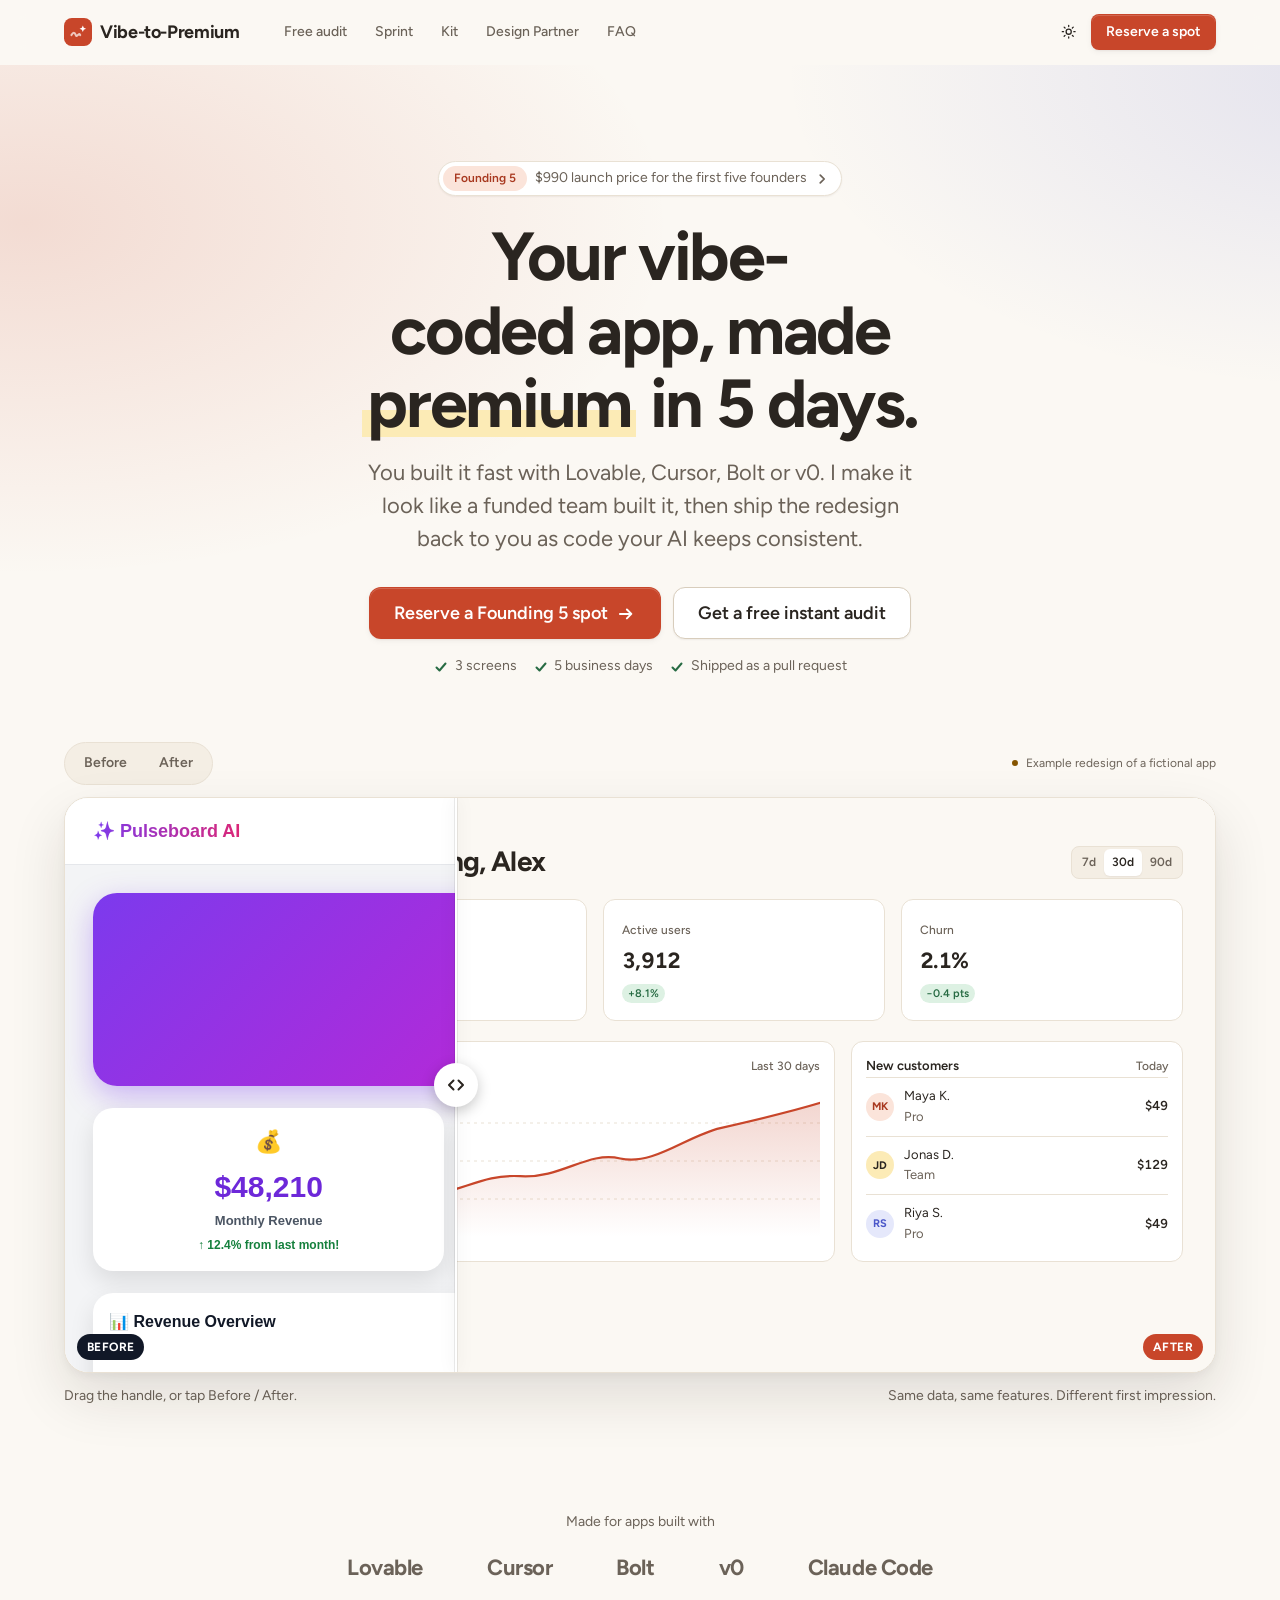
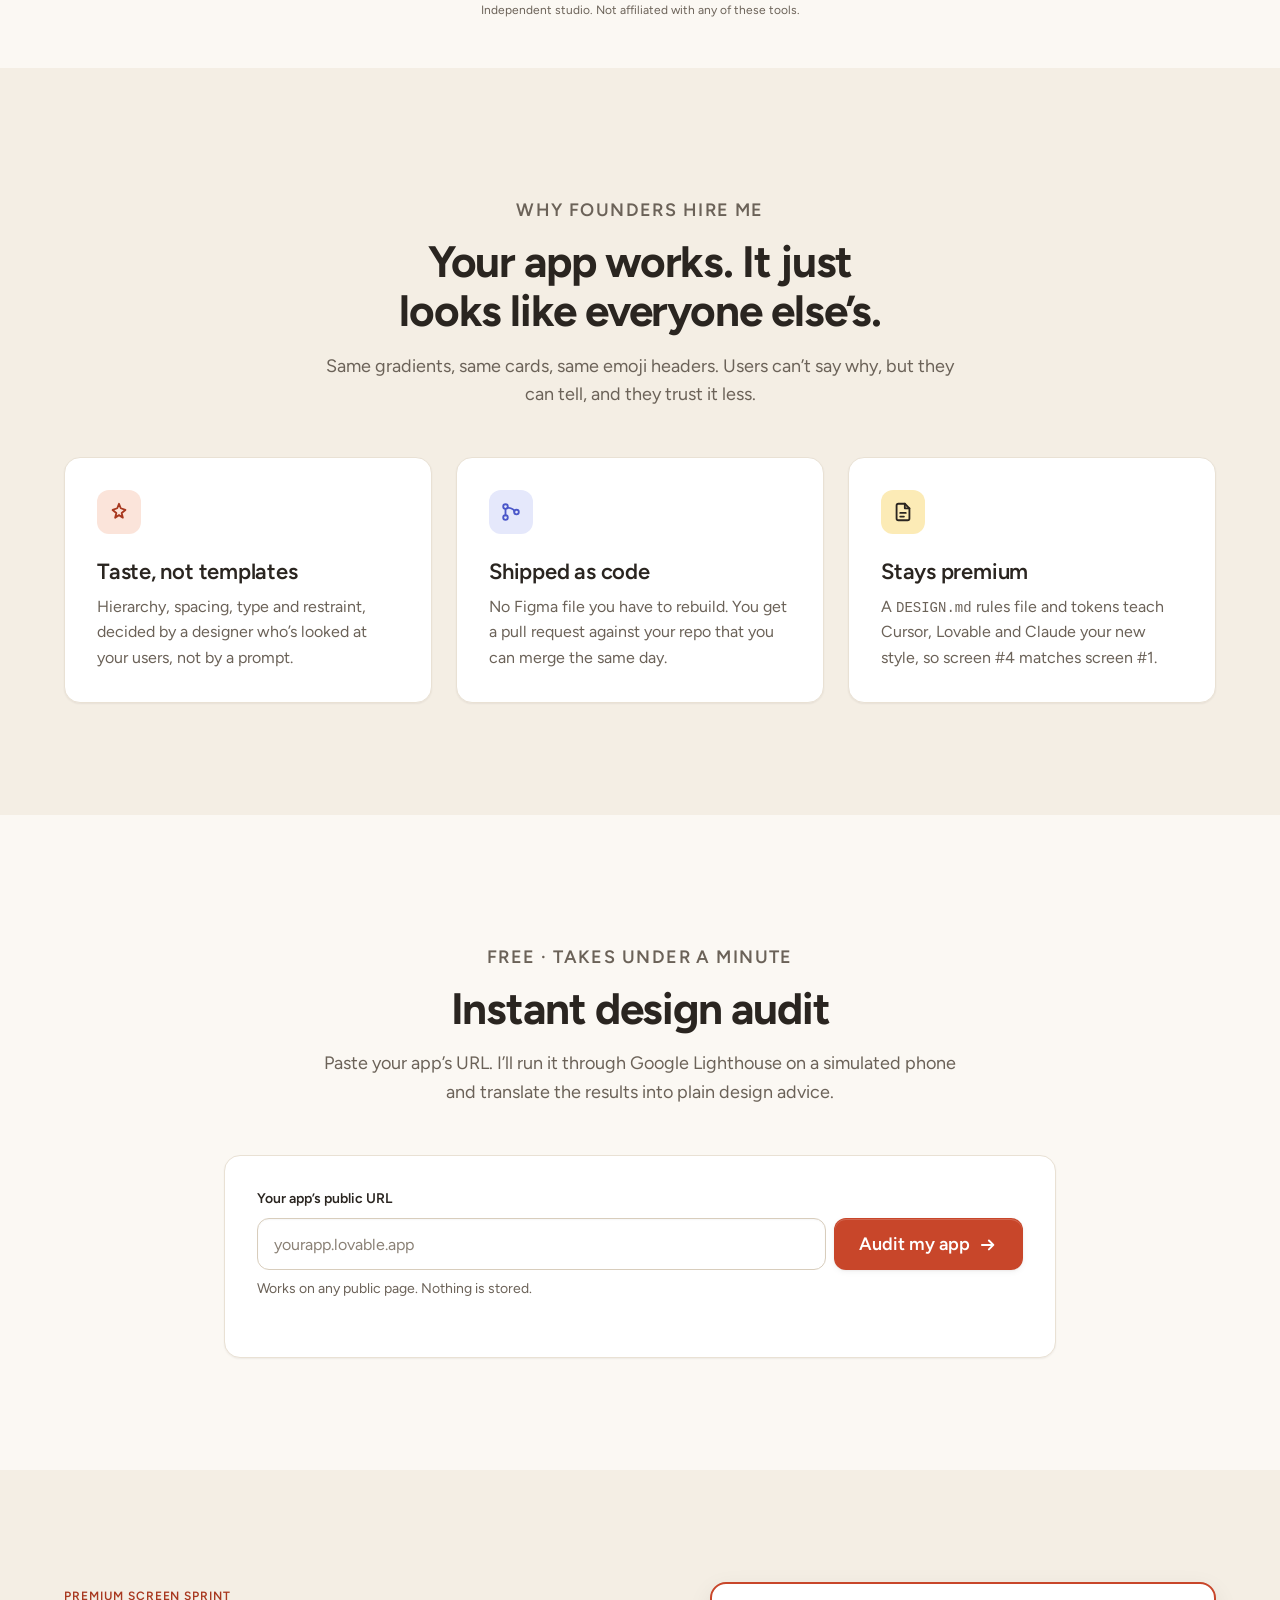
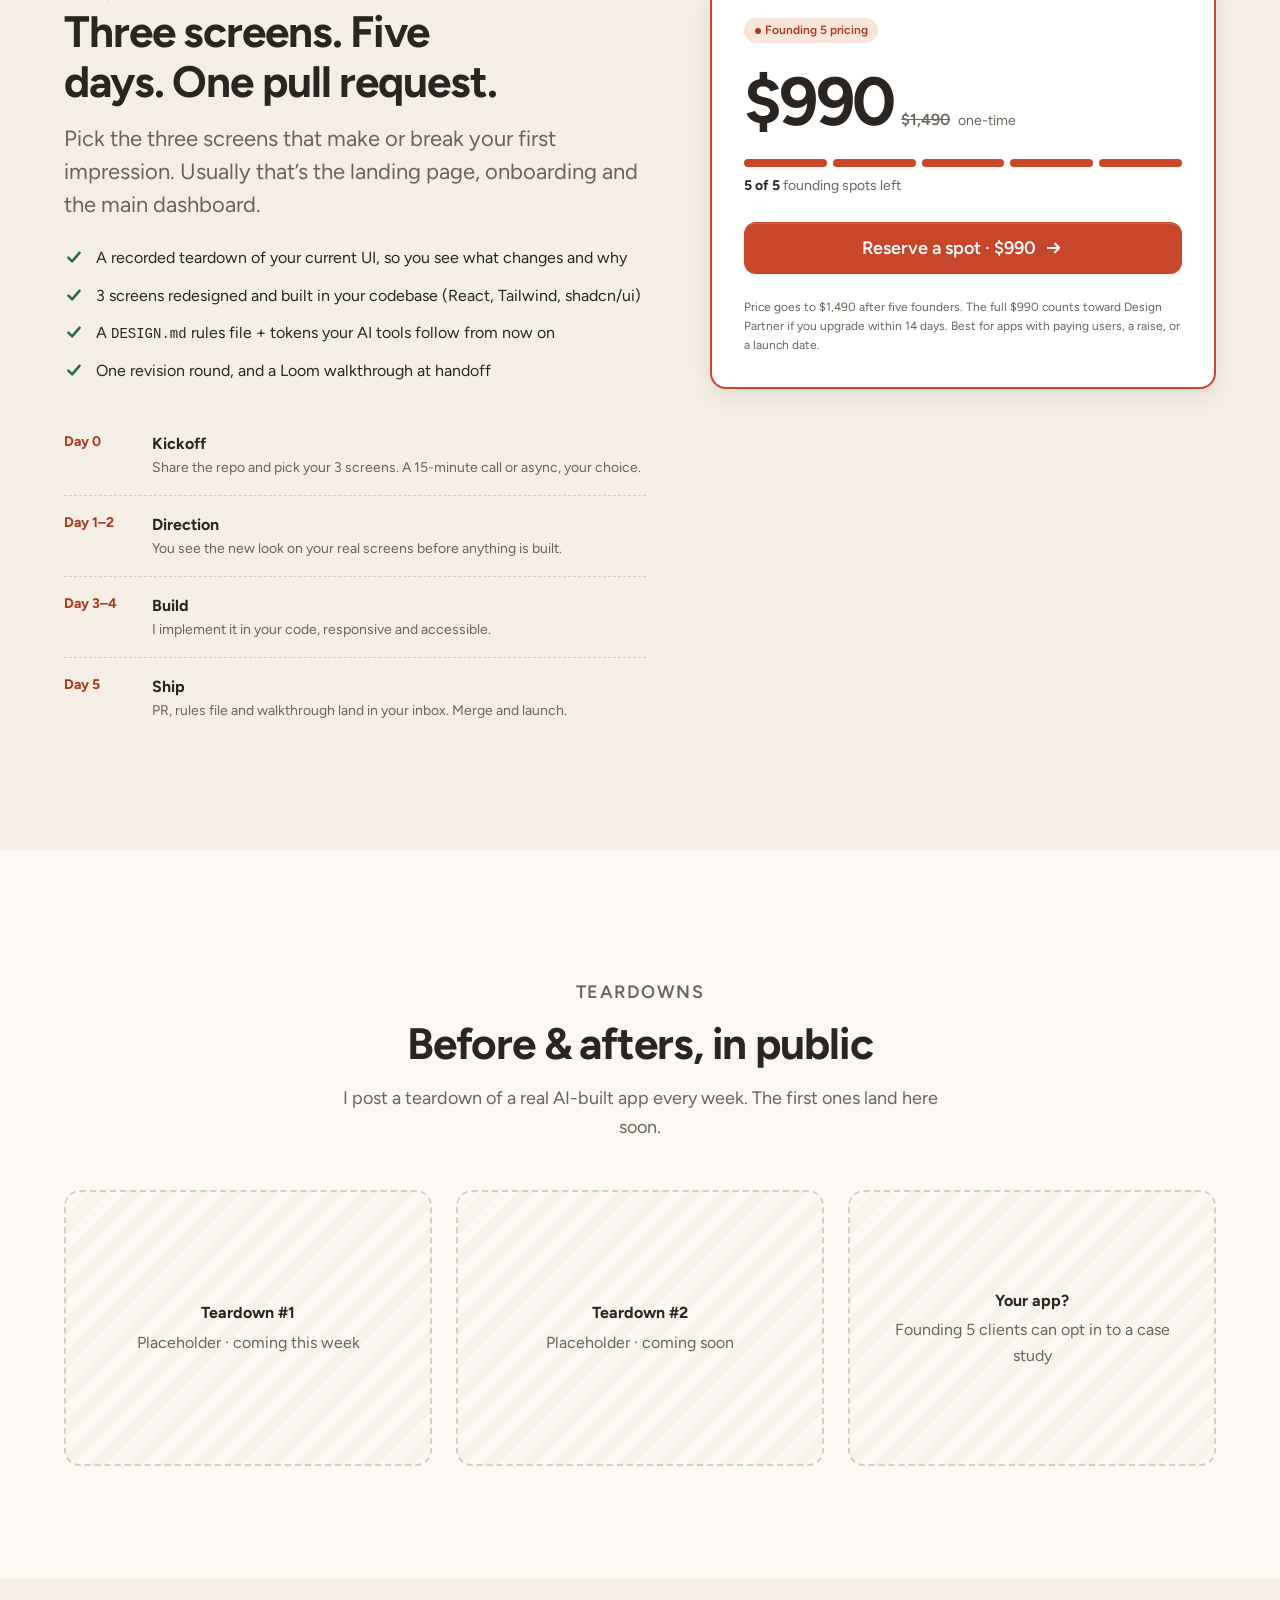
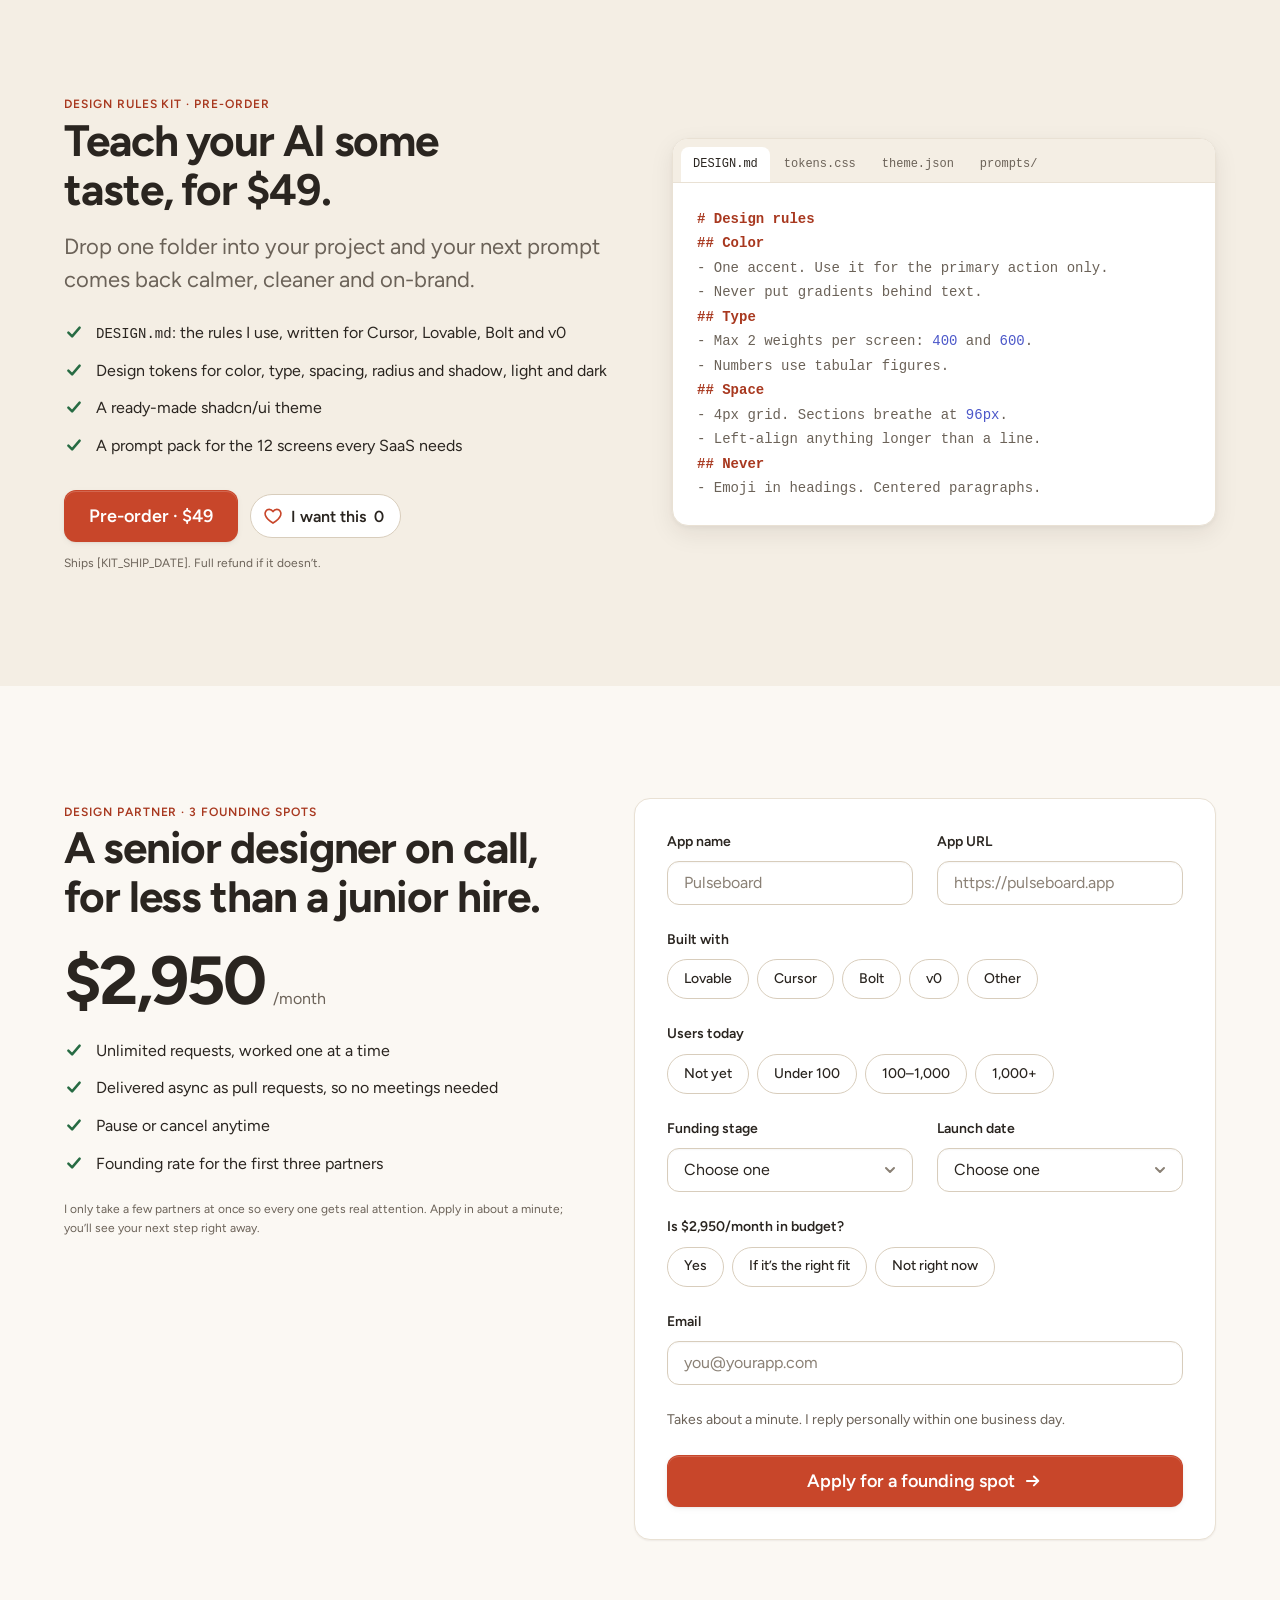
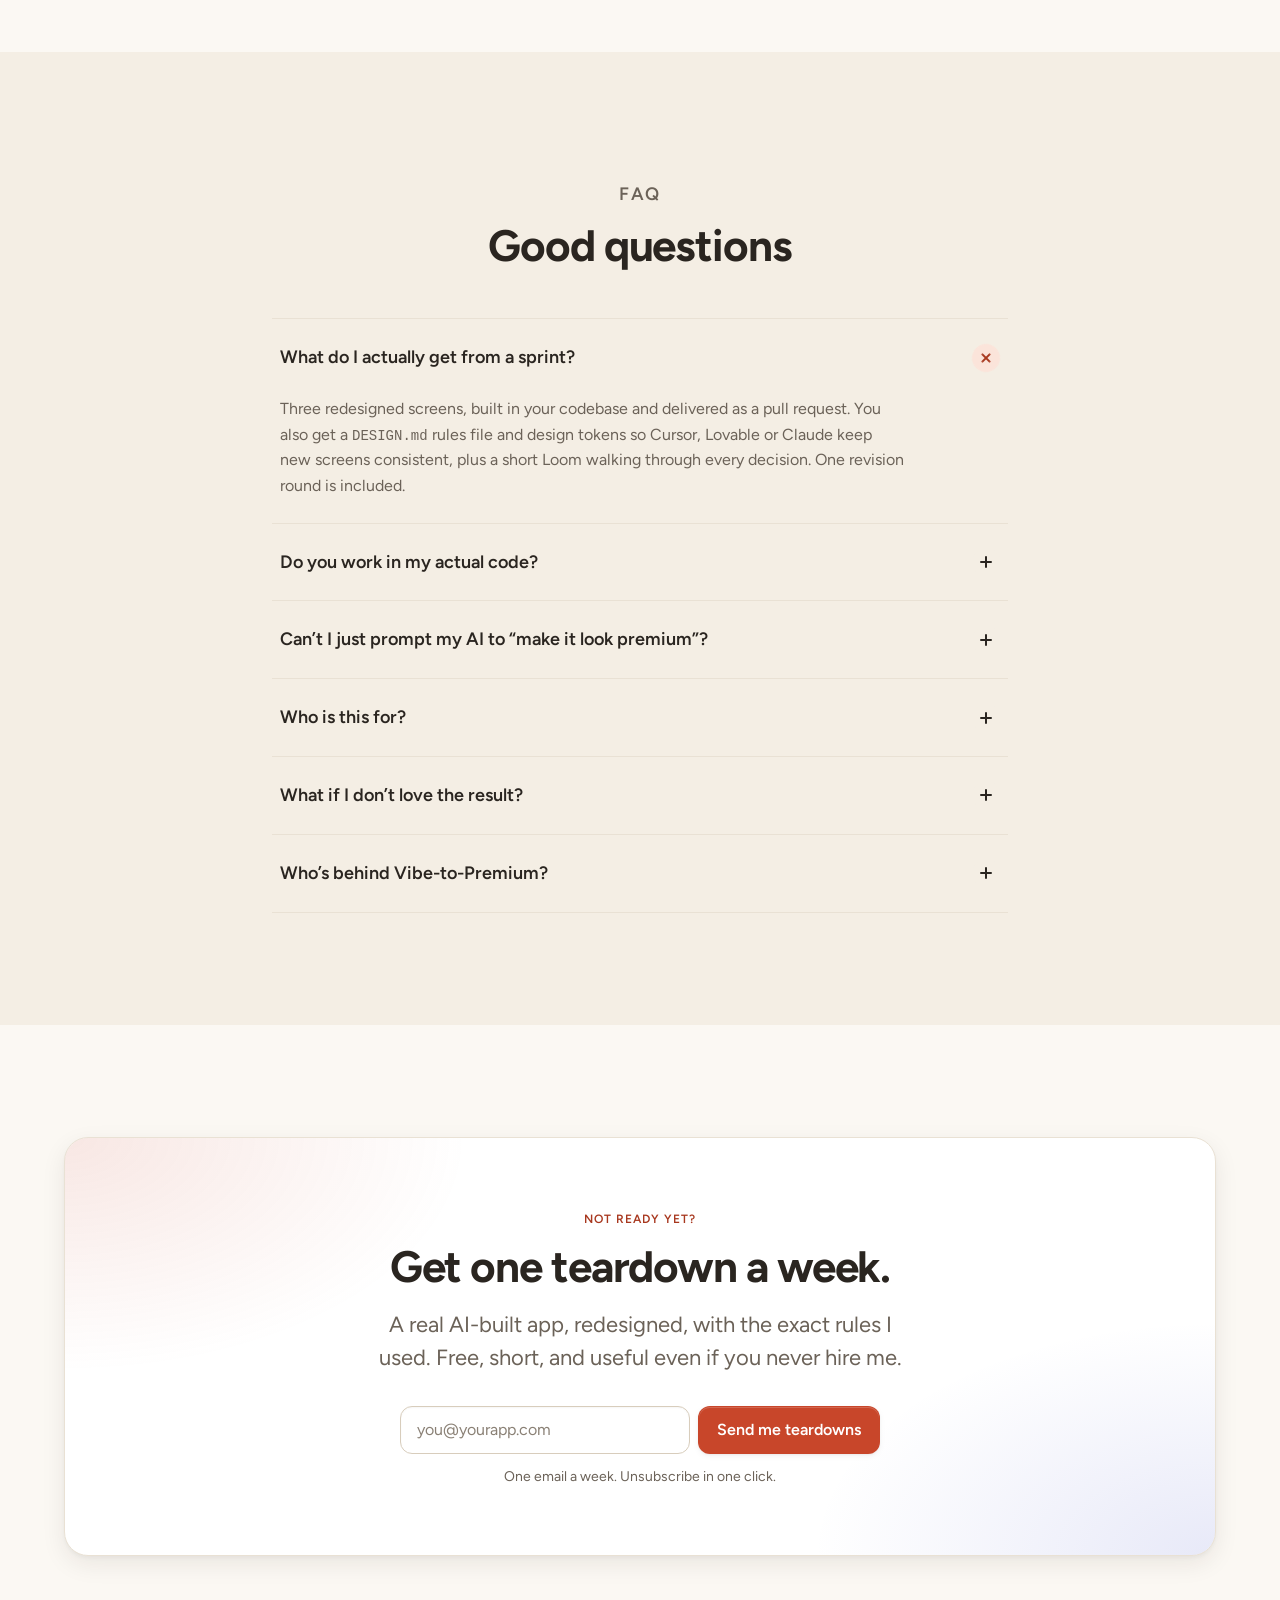
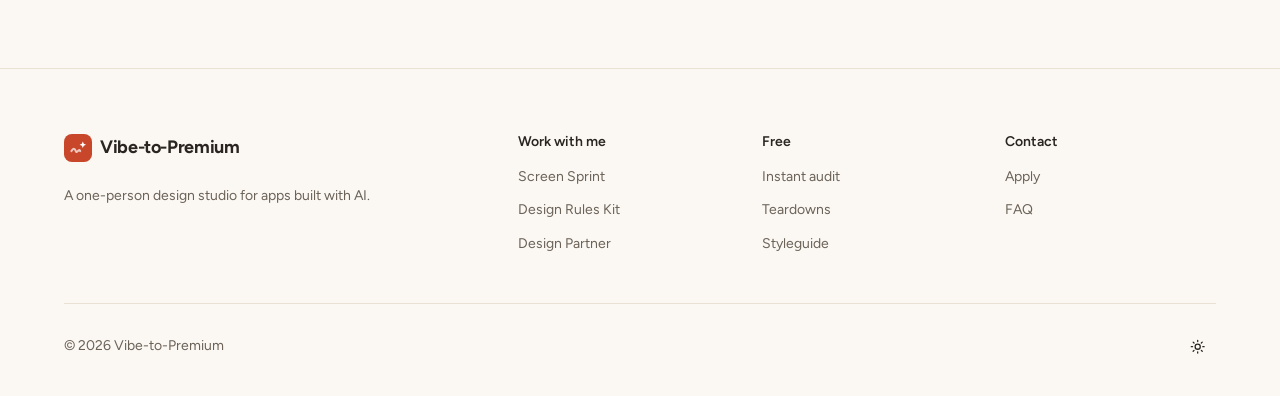
<file: index.html>
<!doctype html>
<html lang="en">
<head>
  <meta charset="utf-8">
<!--
  ============================================================================
  VIBE-TO-PREMIUM · landing page draft v1  (static, no build step, GitHub Pages-ready)
  ============================================================================
  PLACEHOLDERS TO SWAP before going live (search the file for each token):

  PAYMENTS  (Finance & Ops is choosing the payment tool: Stripe Payment Links / Lemon Squeezy / Gumroad, all $0 to set up)
    #PAYMENT_LINK_SPRINT     "Reserve a spot" buttons for the $990 Founding 5 sprint (3 places)
    https://buy.polar.sh/polar_cl_x70x0vdrGHAwyAJBCeGuK5L42NKpuYjWLFuna1MuphC        "Pre-order" button for the $49 Design Rules Kit (2 places)
  FORMS / FOLLOW-UPS  (all in config.js; see README.md)
    CONTACT_EMAIL            config.js. Set to 'dhavalm.pat@outlook.com' (receives mailto applications and sign-ups).
                             While the Tally IDs are blank, both forms open the visitor's email app (mailto:) to this
                             address with everything prefilled (application answers + intake_score + intake_tier, or
                             the waitlist email). The instant intake result still shows on the page.
    TALLY_RETAINER_FORM_ID   config.js, blank for launch. Optional later: a prefilled Tally popup instead of mailto.
    TALLY_WAITLIST_FORM_ID   config.js, blank for launch. Hidden fields to create are listed in README.md.
    #BOOKING_LINK            "Book an intro call" shown to Qualified applicants (e.g. Cal.com free / Calendly free)
  NUMBERS TO UPDATE BY HAND
    data-spots-left="5"      Founding 5 spots remaining. MANUAL: edit this one attribute in the sprint card after each
                             sale; the dots and "5 of 5 founding spots left" text update from it. Always visible.
    data-base-count="0"      "I want this" counter on the Kit. Placeholder: counts only this browser (localStorage)
                             until a real counter (e.g. the form tool or a free Supabase row) is wired in.
    [KIT_SHIP_DATE]          Kit ship date in the Kit section + FAQ fine print
  CONTENT SLOTS
    data-slot="..."          Every swappable string (brand, headline, subhead, offers, FAQ)
    data-slot="work-1..3"    Portfolio / teardown placeholders, replace with real before/afters
    .ba (hero compare)       "Pulseboard" is a FICTIONAL example app; replace with real client before/after
  AUDIT (Instant design audit)
    PSI_API_KEY in config.js Free, referrer-restricted Google browser key (keyless quota is shared and often
                             exhausted, returns HTTP 429). Appended as &key= only when non-empty. An LLM-written teardown could be layered on later,
                             only with Dhaval's OK on cost.
  META
    https://sdrprime.github.io/vibe-to-premium/   og:url / og:image / canonical / twitter:image (repo name set)
  ============================================================================
-->
  <meta name="viewport" content="width=device-width, initial-scale=1">
  <title>Vibe-to-Premium · Make your AI-built app look premium in 5 days</title>
  <meta name="description" content="A one-person design studio for apps built with Lovable, Cursor, Bolt and v0. Three premium screens in five days, shipped as a pull request.">
  <link rel="canonical" href="https://sdrprime.github.io/vibe-to-premium/">
  <meta name="theme-color" content="#FBF8F3" media="(prefers-color-scheme: light)">
  <meta name="theme-color" content="#1A1714" media="(prefers-color-scheme: dark)">
  <meta property="og:type" content="website">
  <meta property="og:site_name" content="Vibe-to-Premium">
  <meta property="og:title" content="Your vibe-coded app, made premium in 5 days">
  <meta property="og:description" content="Three redesigned screens, shipped as a pull request, with rules your AI follows next time.">
  <meta property="og:url" content="https://sdrprime.github.io/vibe-to-premium/">
  <meta property="og:image" content="https://sdrprime.github.io/vibe-to-premium/og-image.png">
  <meta name="twitter:card" content="summary_large_image">
  <link rel="icon" href="favicon.svg" type="image/svg+xml">
  <link rel="preload" href="fonts/figtree-latin-var.woff2" as="font" type="font/woff2" crossorigin>
  <script>(function(){var d=document.documentElement,t=null;d.classList.add('js');try{t=localStorage.getItem('theme')}catch(e){}if(t)d.dataset.theme=t;d.dataset.resolvedTheme=t||(matchMedia('(prefers-color-scheme: dark)').matches?'dark':'light')})()</script>
  <link rel="stylesheet" href="tokens.css">
  <link rel="stylesheet" href="styles.css">
  <link rel="stylesheet" href="site.css">
</head>
<body>
  <a class="skip-link" href="#main">Skip to content</a>

  <header class="nav">
    <div class="container nav__inner">
      <a class="brand" href="#top" aria-label="Vibe-to-Premium home"><svg class="brand__mark" viewBox="0 0 32 32" aria-hidden="true"><rect width="32" height="32" rx="9" fill="var(--color-accent)"/><path d="M8.5 19.5c2-3.5 3.6-3.5 5 0s3-3.5 5 0" stroke="var(--color-accent-ink)" stroke-width="2.4" fill="none" stroke-linecap="round" stroke-linejoin="round" opacity=".7"/><path d="M21.5 8.5l1.1 2.6 2.6 1.1-2.6 1.1-1.1 2.6-1.1-2.6-2.6-1.1 2.6-1.1z" fill="var(--color-accent-ink)"/></svg><span data-slot="brand">Vibe-to-Premium</span></a>
      <nav aria-label="Primary">
        <ul class="nav__links">
          <li><a href="#audit">Free audit</a></li>
          <li><a href="#sprint">Sprint</a></li>
          <li><a href="#kit">Kit</a></li>
          <li><a href="#partner">Design Partner</a></li>
          <li><a href="#faq">FAQ</a></li>
        </ul>
      </nav>
      <div class="nav__actions">
        <button class="btn btn--ghost btn--icon btn--sm theme-toggle" type="button" data-theme-toggle aria-label="Toggle dark mode"><svg class="icon-sun" viewBox="0 0 24 24" fill="none" stroke="currentColor" stroke-width="2" stroke-linecap="round" aria-hidden="true"><circle cx="12" cy="12" r="4"/><path d="M12 2v2M12 20v2M4.9 4.9l1.4 1.4M17.7 17.7l1.4 1.4M2 12h2M20 12h2M4.9 19.1l1.4-1.4M17.7 6.3l1.4-1.4"/></svg><svg class="icon-moon" viewBox="0 0 24 24" fill="none" stroke="currentColor" stroke-width="2" stroke-linecap="round" stroke-linejoin="round" aria-hidden="true"><path d="M20 14.5A8 8 0 1 1 9.5 4a6.5 6.5 0 0 0 10.5 10.5z"/></svg></button>
        <a class="btn btn--primary btn--sm" href="#sprint" data-slot="nav-cta">Reserve a spot</a>
      </div>
    </div>
  </header>

  <main id="main">
    <!-- ===== Hero ===== -->
    <section class="hero" id="top" aria-labelledby="hero-title">
      <div class="container">
        <div class="hero__copy">
          <a class="announce reveal" href="#sprint"><span class="badge badge--accent">Founding 5</span><span data-slot="announcement">$990 launch price for the first five founders</span><svg viewBox="0 0 16 16" fill="none" stroke="currentColor" stroke-width="2" stroke-linecap="round" stroke-linejoin="round" aria-hidden="true"><path d="M6 3.5L10.5 8 6 12.5"/></svg></a>
          <h1 class="display reveal" id="hero-title" style="--reveal-delay:60ms" data-slot="headline">Your vibe-coded app, made <span class="mark">premium</span> in 5 days.</h1>
          <p class="lead reveal" style="--reveal-delay:120ms" data-slot="subhead">You built it fast with Lovable, Cursor, Bolt or v0. I make it look like a funded team built it, then ship the redesign back to you as code your AI keeps consistent.</p>
          <div class="hero__ctas reveal" style="--reveal-delay:180ms">
            <a class="btn btn--primary btn--lg" href="#sprint" data-slot="hero-cta">Reserve a Founding 5 spot <svg class="btn__arrow" viewBox="0 0 20 20" fill="none" stroke="currentColor" stroke-width="2" stroke-linecap="round" stroke-linejoin="round" aria-hidden="true"><path d="M4 10h11M11 5.5L15.5 10 11 14.5"/></svg></a>
            <a class="btn btn--secondary btn--lg" href="#audit" data-slot="hero-cta-2">Get a free instant audit</a>
          </div>
          <p class="hero__note reveal" style="--reveal-delay:220ms"><span><svg viewBox="0 0 16 16" fill="none" stroke="currentColor" stroke-width="2" stroke-linecap="round" stroke-linejoin="round" aria-hidden="true"><path d="M3.5 8.5l3 3 6-7"/></svg>3 screens</span><span><svg viewBox="0 0 16 16" fill="none" stroke="currentColor" stroke-width="2" stroke-linecap="round" stroke-linejoin="round" aria-hidden="true"><path d="M3.5 8.5l3 3 6-7"/></svg>5 business days</span><span><svg viewBox="0 0 16 16" fill="none" stroke="currentColor" stroke-width="2" stroke-linecap="round" stroke-linejoin="round" aria-hidden="true"><path d="M3.5 8.5l3 3 6-7"/></svg>Shipped as a pull request</span></p>
        </div>

        <!-- Hero before/after. EXAMPLE ONLY: "Pulseboard" is fictional. Swap for real client work when it exists. -->
        <div class="hero__visual reveal" style="--reveal-delay:260ms">
          <div class="compare-bar">
            <div class="seg" role="group" aria-label="Show before or after" data-state="mid">
              <span class="seg__pill" aria-hidden="true"></span>
              <button type="button" data-ba-show="before" aria-pressed="false">Before</button>
              <button type="button" data-ba-show="after" aria-pressed="false">After</button>
            </div>
            <span class="placeholder-note">Example redesign of a fictional app</span>
          </div>
          <div class="ba" data-ba data-state="mid">
            <div class="ba__layer ba__before" aria-hidden="true">
              <div class="v">
                <div class="v-top"><span class="v-logo">✨ Pulseboard AI</span><span class="v-links"><span>Dashboard</span><span>Analytics</span><span>Customers</span><span>Settings</span></span><span class="v-avatar">A</span></div>
                <div class="v-body">
                  <div class="v-hero"><b>Welcome back, Alex! 👋</b><small>Here’s what’s happening with your business today</small><i>🚀 Generate AI Insights</i></div>
                  <div class="v-stats">
                    <div class="v-stat"><div class="v-emoji">💰</div><div class="v-num">$48,210</div><div class="v-lbl">Monthly Revenue</div><div class="v-chg">↑ 12.4% from last month!</div></div>
                    <div class="v-stat"><div class="v-emoji">👥</div><div class="v-num">3,912</div><div class="v-lbl">Active Users</div><div class="v-chg">↑ 8.1% from last month!</div></div>
                    <div class="v-stat"><div class="v-emoji">📉</div><div class="v-num">2.1%</div><div class="v-lbl">Churn Rate</div><div class="v-chg">↓ 0.4% from last month!</div></div>
                  </div>
                  <div class="v-chart"><b>📊 Revenue Overview</b><div class="v-bars"><span style="height:40%"></span><span style="height:55%"></span><span style="height:48%"></span><span style="height:62%"></span><span style="height:58%"></span><span style="height:74%"></span><span style="height:70%"></span><span style="height:86%"></span><span style="height:92%"></span></div></div>
                </div>
              </div>
            </div>
            <div class="ba__layer ba__after" aria-hidden="true">
              <div class="p">
                <aside class="p-rail">
                  <div class="p-brand"><i></i>Pulseboard</div>
                  <div class="p-nav is-on"><svg viewBox="0 0 16 16" fill="none" stroke="currentColor" stroke-width="1.6"><rect x="2" y="2" width="5" height="5" rx="1.2"/><rect x="9" y="2" width="5" height="5" rx="1.2"/><rect x="2" y="9" width="5" height="5" rx="1.2"/><rect x="9" y="9" width="5" height="5" rx="1.2"/></svg>Overview</div>
                  <div class="p-nav"><svg viewBox="0 0 16 16" fill="none" stroke="currentColor" stroke-width="1.6"><circle cx="8" cy="5.5" r="2.5"/><path d="M3 14c.8-2.6 2.7-4 5-4s4.2 1.4 5 4"/></svg>Customers</div>
                  <div class="p-nav"><svg viewBox="0 0 16 16" fill="none" stroke="currentColor" stroke-width="1.6" stroke-linecap="round"><path d="M2 12l4-4 3 2.5L14 5"/></svg>Revenue</div>
                  <div class="p-nav"><svg viewBox="0 0 16 16" fill="none" stroke="currentColor" stroke-width="1.6"><circle cx="8" cy="8" r="2.2"/><path d="M8 1.5v2M8 12.5v2M1.5 8h2M12.5 8h2"/></svg>Settings</div>
                </aside>
                <div class="p-main">
                  <div class="p-head"><div><small>Tuesday, November 3</small><b>Good morning, Alex</b></div><div class="p-seg"><span>7d</span><span class="is-on">30d</span><span>90d</span></div></div>
                  <div class="p-kpis">
                    <div class="p-kpi"><small>MRR</small><b>$48.2k</b><span class="p-delta">+12.4%</span></div>
                    <div class="p-kpi"><small>Active users</small><b>3,912</b><span class="p-delta">+8.1%</span></div>
                    <div class="p-kpi"><small>Churn</small><b>2.1%</b><span class="p-delta">−0.4 pts</span></div>
                  </div>
                  <div class="p-split">
                    <div class="p-card"><div class="p-card__head">Revenue<span>Last 30 days</span></div>
                      <svg class="p-chart" viewBox="0 0 300 120" preserveAspectRatio="none" aria-hidden="true">
                        <defs><linearGradient id="pfill" x1="0" x2="0" y1="0" y2="1"><stop offset="0" stop-color="currentColor" stop-opacity=".22"/><stop offset="1" stop-color="currentColor" stop-opacity="0"/></linearGradient></defs>
                        <path class="grid" d="M0 30H300M0 60H300M0 90H300" stroke-width="1" vector-effect="non-scaling-stroke" stroke-dasharray="3 4"/>
                        <path d="M0 96 C25 92 38 84 60 86 S95 70 120 72 S160 52 180 58 S220 40 240 34 S280 22 300 14 V120 H0Z" fill="url(#pfill)"/>
                        <path d="M0 96 C25 92 38 84 60 86 S95 70 120 72 S160 52 180 58 S220 40 240 34 S280 22 300 14" fill="none" stroke="currentColor" stroke-width="2.2" vector-effect="non-scaling-stroke" stroke-linecap="round"/>
                      </svg>
                    </div>
                    <div class="p-card p-list"><div class="p-card__head">New customers<span>Today</span></div>
                      <div class="p-row"><span class="p-av">MK</span><span>Maya K.<br><em>Pro</em></span><strong>$49</strong></div>
                      <div class="p-row"><span class="p-av">JD</span><span>Jonas D.<br><em>Team</em></span><strong>$129</strong></div>
                      <div class="p-row"><span class="p-av">RS</span><span>Riya S.<br><em>Pro</em></span><strong>$49</strong></div>
                    </div>
                  </div>
                </div>
              </div>
            </div>
            <span class="ba__tag ba__tag--before" aria-hidden="true">Before</span>
            <span class="ba__tag ba__tag--after" aria-hidden="true">After</span>
            <div class="ba__line" aria-hidden="true"><span class="ba__knob"><svg viewBox="0 0 20 20" fill="none" stroke="currentColor" stroke-width="2" stroke-linecap="round" stroke-linejoin="round"><path d="M7.5 5.5L3 10l4.5 4.5M12.5 5.5L17 10l-4.5 4.5"/></svg></span></div>
            <input type="range" min="0" max="100" value="50" aria-label="Compare before and after: drag left to reveal the redesign" aria-valuetext="50% before, 50% after">
          </div>
          <p class="compare-caption"><span>Drag the handle, or tap Before / After.</span><span>Same data, same features. Different first impression.</span></p>
        </div>
      </div>
    </section>

    <!-- ===== Builders ===== -->
    <section class="builders" aria-label="Builders I work with">
      <div class="container">
        <p class="builders__label">Made for apps built with</p>
        <ul><li>Lovable</li><li>Cursor</li><li>Bolt</li><li>v0</li><li>Claude Code</li></ul>
        <small>Independent studio. Not affiliated with any of these tools.</small>
      </div>
    </section>

    <!-- ===== Why ===== -->
    <section class="section section--sunken" aria-labelledby="why-title">
      <div class="container">
        <div class="section-head reveal">
          <p class="eyebrow">Why founders hire me</p>
          <h2 class="h2" id="why-title" data-slot="why-title">Your app works. It just looks like everyone else’s.</h2>
          <p data-slot="why-sub">Same gradients, same cards, same emoji headers. Users can’t say why, but they can tell, and they trust it less.</p>
        </div>
        <div class="grid-3">
          <article class="card card--interactive reveal">
            <div class="card__icon"><svg viewBox="0 0 24 24" fill="none" stroke="currentColor" stroke-width="2" stroke-linecap="round" stroke-linejoin="round" aria-hidden="true"><path d="M12 3l1.9 4.9L19 9.8l-4.1 3.3 1.3 5.1L12 15.4l-4.2 2.8 1.3-5.1L5 9.8l5.1-1.9z"/></svg></div>
            <h3>Taste, not templates</h3>
            <p>Hierarchy, spacing, type and restraint, decided by a designer who’s looked at your users, not by a prompt.</p>
          </article>
          <article class="card card--interactive reveal" style="--reveal-delay:80ms">
            <div class="card__icon card__icon--secondary"><svg viewBox="0 0 24 24" fill="none" stroke="currentColor" stroke-width="2" stroke-linecap="round" stroke-linejoin="round" aria-hidden="true"><circle cx="6" cy="6" r="2.5"/><circle cx="6" cy="18" r="2.5"/><circle cx="18" cy="12" r="2.5"/><path d="M6 8.5v7M8.3 7.2c4 .6 7.2 2.2 7.4 4.3"/></svg></div>
            <h3>Shipped as code</h3>
            <p>No Figma file you have to rebuild. You get a pull request against your repo that you can merge the same day.</p>
          </article>
          <article class="card card--interactive reveal" style="--reveal-delay:160ms">
            <div class="card__icon card__icon--highlight"><svg viewBox="0 0 24 24" fill="none" stroke="currentColor" stroke-width="2" stroke-linecap="round" stroke-linejoin="round" aria-hidden="true"><path d="M14 3H7a2 2 0 0 0-2 2v14a2 2 0 0 0 2 2h10a2 2 0 0 0 2-2V8z"/><path d="M14 3v5h5M9 13h6M9 17h4"/></svg></div>
            <h3>Stays premium</h3>
            <p>A <code>DESIGN.md</code> rules file and tokens teach Cursor, Lovable and Claude your new style, so screen #4 matches screen #1.</p>
          </article>
        </div>
      </div>
    </section>

    <!-- ===== Instant audit (PageSpeed Insights, client-side) ===== -->
    <section class="section" id="audit" aria-labelledby="audit-title">
      <div class="container">
        <div class="section-head reveal">
          <p class="eyebrow">Free · takes under a minute</p>
          <h2 class="h2" id="audit-title">Instant design audit</h2>
          <p>Paste your app’s URL. I’ll run it through Google Lighthouse on a simulated phone and translate the results into plain design advice.</p>
        </div>
        <div class="audit card reveal">
          <form class="audit__form" data-audit novalidate>
            <label class="label" for="audit-url">Your app’s public URL</label>
            <div class="audit__row">
              <input class="input" id="audit-url" name="url" type="url" inputmode="url" autocomplete="url" placeholder="yourapp.lovable.app" required aria-describedby="audit-hint">
              <button class="btn btn--primary btn--lg" type="submit">Audit my app <svg class="btn__arrow" viewBox="0 0 20 20" fill="none" stroke="currentColor" stroke-width="2" stroke-linecap="round" stroke-linejoin="round" aria-hidden="true"><path d="M4 10h11M11 5.5L15.5 10 11 14.5"/></svg></button>
            </div>
            <p class="hint" id="audit-hint">Works on any public page. Nothing is stored.</p>
          </form>
          <div class="audit__panel" data-audit-panel aria-live="polite"></div>
        </div>
      </div>
    </section>

    <!-- ===== Offer 1: Founding 5 sprint ===== -->
    <section class="section section--sunken" id="sprint" aria-labelledby="sprint-title">
      <div class="container offer">
        <div class="reveal">
          <p class="eyebrow">Premium Screen Sprint</p>
          <h2 class="h2" id="sprint-title" data-slot="sprint-title">Three screens. Five days. One pull request.</h2>
          <p class="lead" style="margin-top:var(--space-4)" data-slot="sprint-sub">Pick the three screens that make or break your first impression. Usually that’s the landing page, onboarding and the main dashboard.</p>
          <ul class="include"><li><svg viewBox="0 0 16 16" fill="none" stroke="currentColor" stroke-width="2" stroke-linecap="round" stroke-linejoin="round" aria-hidden="true"><path d="M3.5 8.5l3 3 6-7"/></svg><span>A recorded teardown of your current UI, so you see what changes and why</span></li><li><svg viewBox="0 0 16 16" fill="none" stroke="currentColor" stroke-width="2" stroke-linecap="round" stroke-linejoin="round" aria-hidden="true"><path d="M3.5 8.5l3 3 6-7"/></svg><span>3 screens redesigned and built in your codebase (React, Tailwind, shadcn/ui)</span></li><li><svg viewBox="0 0 16 16" fill="none" stroke="currentColor" stroke-width="2" stroke-linecap="round" stroke-linejoin="round" aria-hidden="true"><path d="M3.5 8.5l3 3 6-7"/></svg><span>A <code>DESIGN.md</code> rules file + tokens your AI tools follow from now on</span></li><li><svg viewBox="0 0 16 16" fill="none" stroke="currentColor" stroke-width="2" stroke-linecap="round" stroke-linejoin="round" aria-hidden="true"><path d="M3.5 8.5l3 3 6-7"/></svg><span>One revision round, and a Loom walkthrough at handoff</span></li></ul>
          <ol class="timeline" aria-label="Sprint timeline">
            <li><b>Day 0</b><p><strong>Kickoff</strong>Share the repo and pick your 3 screens. A 15-minute call or async, your choice.</p></li>
            <li><b>Day 1–2</b><p><strong>Direction</strong>You see the new look on your real screens before anything is built.</p></li>
            <li><b>Day 3–4</b><p><strong>Build</strong>I implement it in your code, responsive and accessible.</p></li>
            <li><b>Day 5</b><p><strong>Ship</strong>PR, rules file and walkthrough land in your inbox. Merge and launch.</p></li>
          </ol>
        </div>
        <aside class="offer__aside reveal" style="--reveal-delay:100ms">
          <!-- SPOTS: data-spots-left is updated MANUALLY after each sale (no live counter). -->
          <div class="card price-card" data-spots data-spots-total="5" data-spots-left="5">
            <div class="spaced"><span class="badge badge--accent"><span class="badge__dot badge__dot--pulse"></span>Founding 5 pricing</span></div>
            <p class="price"><span class="price__amount">$990</span><span class="price__was">$1,490</span><span class="muted small">one-time</span></p>
            <div class="spots">
              <div class="spots__dots" aria-hidden="true"></div>
              <p class="spots__label"><span><b data-spots-text>5 of 5</b> founding spots left</span></p>
            </div>
            <!-- PAYMENT: placeholder. Finance & Ops is choosing the payment tool. -->
            <a class="btn btn--primary btn--lg" href="https://buy.stripe.com/fZu4gt177fwG9BvaHr1Nu00" data-payment="sprint">Reserve a spot · $990 <svg class="btn__arrow" viewBox="0 0 20 20" fill="none" stroke="currentColor" stroke-width="2" stroke-linecap="round" stroke-linejoin="round" aria-hidden="true"><path d="M4 10h11M11 5.5L15.5 10 11 14.5"/></svg></a>
            <p class="fineprint">Price goes to $1,490 after five founders. The full $990 counts toward Design Partner if you upgrade within 14 days. Best for apps with paying users, a raise, or a launch date.</p>
          </div>
        </aside>
      </div>
    </section>

    <!-- ===== Work (portfolio placeholders) ===== -->
    <section class="section" id="work" aria-labelledby="work-title">
      <div class="container">
        <div class="section-head reveal">
          <p class="eyebrow">Teardowns</p>
          <h2 class="h2" id="work-title">Before &amp; afters, in public</h2>
          <p>I post a teardown of a real AI-built app every week. The first ones land here soon.</p>
        </div>
        <div class="grid-3">
          <div class="slot reveal" data-slot="work-1"><div><b>Teardown #1</b>Placeholder · coming this week</div></div>
          <div class="slot reveal" style="--reveal-delay:80ms" data-slot="work-2"><div><b>Teardown #2</b>Placeholder · coming soon</div></div>
          <div class="slot reveal" style="--reveal-delay:160ms" data-slot="work-3"><div><b>Your app?</b>Founding 5 clients can opt in to a case study</div></div>
        </div>
      </div>
    </section>

    <!-- ===== Offer 2: Design Rules Kit ===== -->
    <section class="section section--sunken" id="kit" aria-labelledby="kit-title">
      <div class="container kit">
        <div class="reveal">
          <p class="eyebrow">Design Rules Kit · pre-order</p>
          <h2 class="h2" id="kit-title" data-slot="kit-title">Teach your AI some taste, for $49.</h2>
          <p class="lead" style="margin-top:var(--space-4)">Drop one folder into your project and your next prompt comes back calmer, cleaner and on-brand.</p>
          <ul class="include"><li><svg viewBox="0 0 16 16" fill="none" stroke="currentColor" stroke-width="2" stroke-linecap="round" stroke-linejoin="round" aria-hidden="true"><path d="M3.5 8.5l3 3 6-7"/></svg><span><code>DESIGN.md</code>: the rules I use, written for Cursor, Lovable, Bolt and v0</span></li><li><svg viewBox="0 0 16 16" fill="none" stroke="currentColor" stroke-width="2" stroke-linecap="round" stroke-linejoin="round" aria-hidden="true"><path d="M3.5 8.5l3 3 6-7"/></svg><span>Design tokens for color, type, spacing, radius and shadow, light and dark</span></li><li><svg viewBox="0 0 16 16" fill="none" stroke="currentColor" stroke-width="2" stroke-linecap="round" stroke-linejoin="round" aria-hidden="true"><path d="M3.5 8.5l3 3 6-7"/></svg><span>A ready-made shadcn/ui theme</span></li><li><svg viewBox="0 0 16 16" fill="none" stroke="currentColor" stroke-width="2" stroke-linecap="round" stroke-linejoin="round" aria-hidden="true"><path d="M3.5 8.5l3 3 6-7"/></svg><span>A prompt pack for the 12 screens every SaaS needs</span></li></ul>
          <div class="kit__actions">
            <!-- PAYMENT: placeholder. Finance & Ops is choosing the payment tool. -->
            <a class="btn btn--primary btn--lg" href="https://buy.polar.sh/polar_cl_x70x0vdrGHAwyAJBCeGuK5L42NKpuYjWLFuna1MuphC" data-payment="kit">Pre-order · $49</a>
            <button class="want" type="button" aria-pressed="false" data-want="kit" data-base-count="0" aria-label="I want this">
              <svg viewBox="0 0 24 24" stroke="currentColor" stroke-width="2" stroke-linejoin="round" aria-hidden="true"><path d="M12 20.5s-7.5-4.6-9.2-9.4C1.6 7.6 3.9 4 7.5 4c2 0 3.5 1.1 4.5 2.6C13 5.1 14.5 4 16.5 4c3.6 0 5.9 3.6 4.7 7.1-1.7 4.8-9.2 9.4-9.2 9.4z"/></svg>
              <span>I want this</span><span class="want__count" data-want-count>0</span>
            </button>
          </div>
          <p class="fineprint" style="margin-top:var(--space-3)">Ships <span data-slot="kit-ship-date">[KIT_SHIP_DATE]</span>. Full refund if it doesn’t.</p>
          <!-- HEART COUNTER: "I want this" count is local-only (this browser, localStorage) until a real counter is wired in; data-base-count is set by hand. -->
        </div>
        <div class="kit__file reveal" style="--reveal-delay:100ms" aria-label="Preview of the DESIGN.md file" role="img">
          <div class="kit__tabs" aria-hidden="true"><span class="is-on">DESIGN.md</span><span>tokens.css</span><span>theme.json</span><span>prompts/</span></div>
<pre class="kit__code" aria-hidden="true"><span class="k"># Design rules</span>
<span class="k">## Color</span>
- One accent. Use it for the primary action only.
- Never put gradients behind text.
<span class="k">## Type</span>
- Max 2 weights per screen: <span class="s">400</span> and <span class="s">600</span>.
- Numbers use tabular figures.
<span class="k">## Space</span>
- 4px grid. Sections breathe at <span class="s">96px</span>.
- Left-align anything longer than a line.
<span class="k">## Never</span>
- Emoji in headings. Centered paragraphs.</pre>
        </div>
      </div>
    </section>

    <!-- ===== Offer 3: Design Partner retainer + AI-assisted intake ===== -->
    <section class="section" id="partner" aria-labelledby="partner-title">
      <div class="container partner">
        <div class="reveal">
          <p class="eyebrow">Design Partner · 3 founding spots</p>
          <h2 class="h2" id="partner-title" data-slot="partner-title">A senior designer on call, for less than a junior hire.</h2>
          <p class="price" style="margin-top:var(--space-5)"><span class="price__amount">$2,950</span><span class="muted">/month</span></p>
          <ul class="include"><li><svg viewBox="0 0 16 16" fill="none" stroke="currentColor" stroke-width="2" stroke-linecap="round" stroke-linejoin="round" aria-hidden="true"><path d="M3.5 8.5l3 3 6-7"/></svg><span>Unlimited requests, worked one at a time</span></li><li><svg viewBox="0 0 16 16" fill="none" stroke="currentColor" stroke-width="2" stroke-linecap="round" stroke-linejoin="round" aria-hidden="true"><path d="M3.5 8.5l3 3 6-7"/></svg><span>Delivered async as pull requests, so no meetings needed</span></li><li><svg viewBox="0 0 16 16" fill="none" stroke="currentColor" stroke-width="2" stroke-linecap="round" stroke-linejoin="round" aria-hidden="true"><path d="M3.5 8.5l3 3 6-7"/></svg><span>Pause or cancel anytime</span></li><li><svg viewBox="0 0 16 16" fill="none" stroke="currentColor" stroke-width="2" stroke-linecap="round" stroke-linejoin="round" aria-hidden="true"><path d="M3.5 8.5l3 3 6-7"/></svg><span>Founding rate for the first three partners</span></li></ul>
          <p class="fineprint" style="margin-top:var(--space-5)">I only take a few partners at once so every one gets real attention. Apply in about a minute; you’ll see your next step right away.</p>
        </div>
        <div class="reveal" style="--reveal-delay:100ms">
          <!-- FORM: scored on the page, then handed to Tally when TALLY_RETAINER_FORM_ID is set in config.js. -->
          <form class="card intake" data-intake novalidate>
            <input type="hidden" name="intake_score" value="">
            <input type="hidden" name="intake_tier" value="">
            <input type="hidden" name="source" value="landing-v1">
            <div class="intake__two">
              <div class="field"><label class="label" for="app-name">App name</label><input class="input" id="app-name" name="app_name" autocomplete="organization" required placeholder="Pulseboard"></div>
              <div class="field"><label class="label" for="app-url">App URL</label><input class="input" id="app-url" name="app_url" type="url" inputmode="url" required placeholder="https://pulseboard.app"></div>
            </div>
            <fieldset class="chips" data-required>
              <legend class="label">Built with</legend>
              <label class="chip"><input type="radio" name="builder" value="lovable"><span>Lovable</span></label>
              <label class="chip"><input type="radio" name="builder" value="cursor"><span>Cursor</span></label>
              <label class="chip"><input type="radio" name="builder" value="bolt"><span>Bolt</span></label>
              <label class="chip"><input type="radio" name="builder" value="v0"><span>v0</span></label>
              <label class="chip"><input type="radio" name="builder" value="other"><span>Other</span></label>
            </fieldset>
            <fieldset class="chips" data-required>
              <legend class="label">Users today</legend>
              <label class="chip"><input type="radio" name="users" value="none"><span>Not yet</span></label>
              <label class="chip"><input type="radio" name="users" value="lt100"><span>Under 100</span></label>
              <label class="chip"><input type="radio" name="users" value="100-1k"><span>100–1,000</span></label>
              <label class="chip"><input type="radio" name="users" value="1k+"><span>1,000+</span></label>
            </fieldset>
            <div class="intake__two">
              <div class="field"><label class="label" for="funding">Funding stage</label>
                <select class="input" id="funding" name="funding" required>
                  <option value="">Choose one</option>
                  <option value="bootstrapped-pre">Bootstrapped, no revenue yet</option>
                  <option value="bootstrapped-rev">Bootstrapped, with revenue</option>
                  <option value="preseed">Pre-seed or angel</option>
                  <option value="seed+">Seed or later</option>
                </select></div>
              <div class="field"><label class="label" for="launch">Launch date</label>
                <select class="input" id="launch" name="launch" required>
                  <option value="">Choose one</option>
                  <option value="live">Already live</option>
                  <option value="30d">Within 30 days</option>
                  <option value="90d">In 1–3 months</option>
                  <option value="none">No date yet</option>
                </select></div>
            </div>
            <fieldset class="chips" data-required>
              <legend class="label">Is $2,950/month in budget?</legend>
              <label class="chip"><input type="radio" name="budget" value="yes"><span>Yes</span></label>
              <label class="chip"><input type="radio" name="budget" value="maybe"><span>If it’s the right fit</span></label>
              <label class="chip"><input type="radio" name="budget" value="no"><span>Not right now</span></label>
            </fieldset>
            <div class="field"><label class="label" for="intake-email">Email</label><input class="input" id="intake-email" name="email" type="email" autocomplete="email" required placeholder="you@yourapp.com"></div>
            <p class="hint" data-intake-hint aria-live="polite">Takes about a minute. I reply personally within one business day.</p>
            <button class="btn btn--primary btn--lg" type="submit">Apply for a founding spot <svg class="btn__arrow" viewBox="0 0 20 20" fill="none" stroke="currentColor" stroke-width="2" stroke-linecap="round" stroke-linejoin="round" aria-hidden="true"><path d="M4 10h11M11 5.5L15.5 10 11 14.5"/></svg></button>
          </form>
          <div class="card intake-result" data-intake-result hidden aria-live="polite"></div>
        </div>
      </div>
    </section>

    <!-- ===== FAQ ===== -->
    <section class="section section--sunken" id="faq" aria-labelledby="faq-title">
      <div class="container--narrow">
        <div class="section-head reveal"><p class="eyebrow">FAQ</p><h2 class="h2" id="faq-title">Good questions</h2></div>
        <div class="accordion reveal">
          <details open><summary data-slot="faq-1-q">What do I actually get from a sprint?<span class="accordion__icon" aria-hidden="true"><svg viewBox="0 0 14 14" fill="none" stroke="currentColor" stroke-width="2" stroke-linecap="round"><path d="M7 2v10M2 7h10"/></svg></span></summary><div class="accordion__body"><div data-slot="faq-1-a">Three redesigned screens, built in your codebase and delivered as a pull request. You also get a <code>DESIGN.md</code> rules file and design tokens so Cursor, Lovable or Claude keep new screens consistent, plus a short Loom walking through every decision. One revision round is included.</div></div></details><details><summary data-slot="faq-2-q">Do you work in my actual code?<span class="accordion__icon" aria-hidden="true"><svg viewBox="0 0 14 14" fill="none" stroke="currentColor" stroke-width="2" stroke-linecap="round"><path d="M7 2v10M2 7h10"/></svg></span></summary><div class="accordion__body"><div data-slot="faq-2-a">Yes. Give me access to the GitHub repo and I ship a PR against your stack, usually React, Tailwind and shadcn/ui. Lovable, Bolt and v0 projects can all sync or export to GitHub. If yours can’t, I’ll hand over the code as a zip.</div></div></details><details><summary data-slot="faq-3-q">Can’t I just prompt my AI to “make it look premium”?<span class="accordion__icon" aria-hidden="true"><svg viewBox="0 0 14 14" fill="none" stroke="currentColor" stroke-width="2" stroke-linecap="round"><path d="M7 2v10M2 7h10"/></svg></span></summary><div class="accordion__body"><div data-slot="faq-3-a">You can, and you’ll get a different flavor of the same default. What’s missing is judgment: hierarchy, spacing, restraint, knowing what to remove. I make those calls, then write them down as rules your AI follows next time.</div></div></details><details><summary data-slot="faq-4-q">Who is this for?<span class="accordion__icon" aria-hidden="true"><svg viewBox="0 0 14 14" fill="none" stroke="currentColor" stroke-width="2" stroke-linecap="round"><path d="M7 2v10M2 7h10"/></svg></span></summary><div class="accordion__body"><div data-slot="faq-4-a">Founders of AI-built apps that are getting real: paying users, a raise in progress, or a launch date like a Product Hunt day or demo day. If you’re still exploring an idea, the $49 Kit is the better place to start.</div></div></details><details><summary data-slot="faq-5-q">What if I don’t love the result?<span class="accordion__icon" aria-hidden="true"><svg viewBox="0 0 14 14" fill="none" stroke="currentColor" stroke-width="2" stroke-linecap="round"><path d="M7 2v10M2 7h10"/></svg></span></summary><div class="accordion__body"><div data-slot="faq-5-a">Every sprint includes a revision round, and you see direction on day 2, before anything is built. Refund terms are confirmed in writing before you pay.</div></div></details><details><summary data-slot="faq-6-q">Who’s behind Vibe-to-Premium?<span class="accordion__icon" aria-hidden="true"><svg viewBox="0 0 14 14" fill="none" stroke="currentColor" stroke-width="2" stroke-linecap="round"><path d="M7 2v10M2 7h10"/></svg></span></summary><div class="accordion__body"><div data-slot="faq-6-a">I’m Dhaval Patel, a product designer. It’s a one-person studio: no account managers, no handoffs. You talk to the person doing the work.</div></div></details>
        </div>
      </div>
    </section>

    <!-- ===== Final CTA: weekly teardown email ===== -->
    <section class="section" id="get-started" aria-labelledby="cta-title">
      <div class="container">
        <div class="cta-card reveal">
          <p class="eyebrow">Not ready yet?</p>
          <h2 class="h2" id="cta-title" style="margin-top:var(--space-3)">Get one teardown a week.</h2>
          <p class="lead">A real AI-built app, redesigned, with the exact rules I used. Free, short, and useful even if you never hire me.</p>
          <div class="capture-wrap">
            <!-- FORM: handed to Tally when TALLY_WAITLIST_FORM_ID is set in config.js. -->
            <form class="capture" data-capture novalidate>
              <label class="sr-only" for="email">Email address</label>
              <input class="input" id="email" name="email" type="email" autocomplete="email" placeholder="you@yourapp.com" required aria-describedby="email-hint">
              <button class="btn btn--primary" type="submit">Send me teardowns</button>
            </form>
            <p class="hint" id="email-hint" aria-live="polite">One email a week. Unsubscribe in one click.</p>
            <p class="capture__success" hidden><svg viewBox="0 0 20 20" fill="none" stroke="currentColor" stroke-width="2.2" stroke-linecap="round" stroke-linejoin="round" aria-hidden="true"><circle cx="10" cy="10" r="8"/><path d="M6.5 10.5l2.3 2.3 4.7-5.3"/></svg><span>You’re in. First teardown goes to <span class="capture__email"></span>.</span></p>
          </div>
        </div>
      </div>
    </section>
  </main>

  <footer class="footer">
    <div class="container">
      <div class="footer__grid">
        <div class="footer__brand stack">
          <a class="brand" href="#top" aria-label="Vibe-to-Premium home"><svg class="brand__mark" viewBox="0 0 32 32" aria-hidden="true"><rect width="32" height="32" rx="9" fill="var(--color-accent)"/><path d="M8.5 19.5c2-3.5 3.6-3.5 5 0s3-3.5 5 0" stroke="var(--color-accent-ink)" stroke-width="2.4" fill="none" stroke-linecap="round" stroke-linejoin="round" opacity=".7"/><path d="M21.5 8.5l1.1 2.6 2.6 1.1-2.6 1.1-1.1 2.6-1.1-2.6-2.6-1.1 2.6-1.1z" fill="var(--color-accent-ink)"/></svg><span data-slot="brand">Vibe-to-Premium</span></a>
          <p class="small muted" style="max-width:20rem">A one-person design studio for apps built with AI.</p>
        </div>
        <nav aria-labelledby="f-work"><h2 id="f-work">Work with me</h2><ul><li><a href="#sprint">Screen Sprint</a></li><li><a href="#kit">Design Rules Kit</a></li><li><a href="#partner">Design Partner</a></li></ul></nav>
        <nav aria-labelledby="f-free"><h2 id="f-free">Free</h2><ul><li><a href="#audit">Instant audit</a></li><li><a href="#work">Teardowns</a></li><li><a href="components.html">Styleguide</a></li></ul></nav>
        <nav aria-labelledby="f-contact"><h2 id="f-contact">Contact</h2><ul><li><a href="#partner">Apply</a></li><li><a href="#faq">FAQ</a></li></ul></nav>
      </div>
      <div class="footer__bottom"><span>© <span data-year>2026</span> <span data-slot="brand">Vibe-to-Premium</span></span><button class="btn btn--ghost btn--icon btn--sm theme-toggle" type="button" data-theme-toggle aria-label="Toggle dark mode"><svg class="icon-sun" viewBox="0 0 24 24" fill="none" stroke="currentColor" stroke-width="2" stroke-linecap="round" aria-hidden="true"><circle cx="12" cy="12" r="4"/><path d="M12 2v2M12 20v2M4.9 4.9l1.4 1.4M17.7 17.7l1.4 1.4M2 12h2M20 12h2M4.9 19.1l1.4-1.4M17.7 6.3l1.4-1.4"/></svg><svg class="icon-moon" viewBox="0 0 24 24" fill="none" stroke="currentColor" stroke-width="2" stroke-linecap="round" stroke-linejoin="round" aria-hidden="true"><path d="M20 14.5A8 8 0 1 1 9.5 4a6.5 6.5 0 0 0 10.5 10.5z"/></svg></button></div>
    </div>
  </footer>

  <div class="toast-region"></div>
  <script src="config.js" defer></script>
  <script src="app.js" defer></script>
  <script src="landing.js" defer></script>
</body>
</html>
</file>
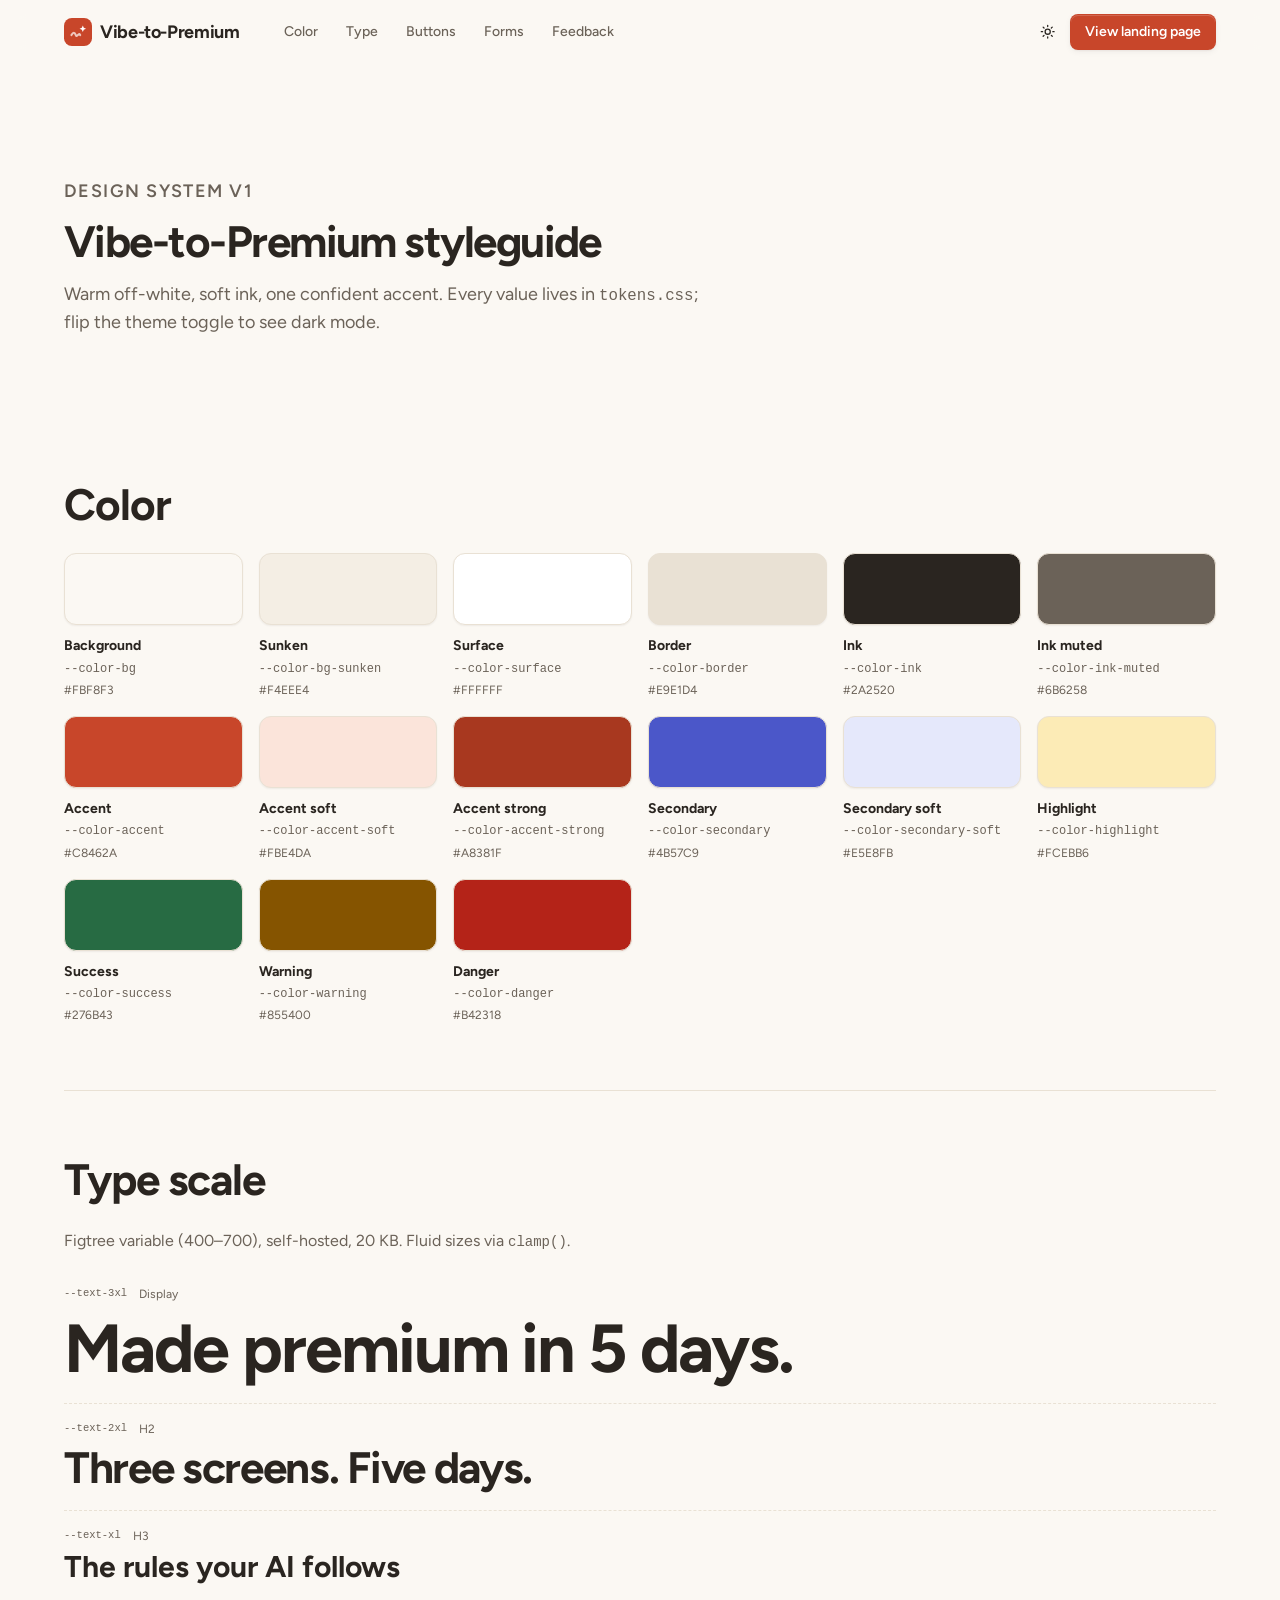
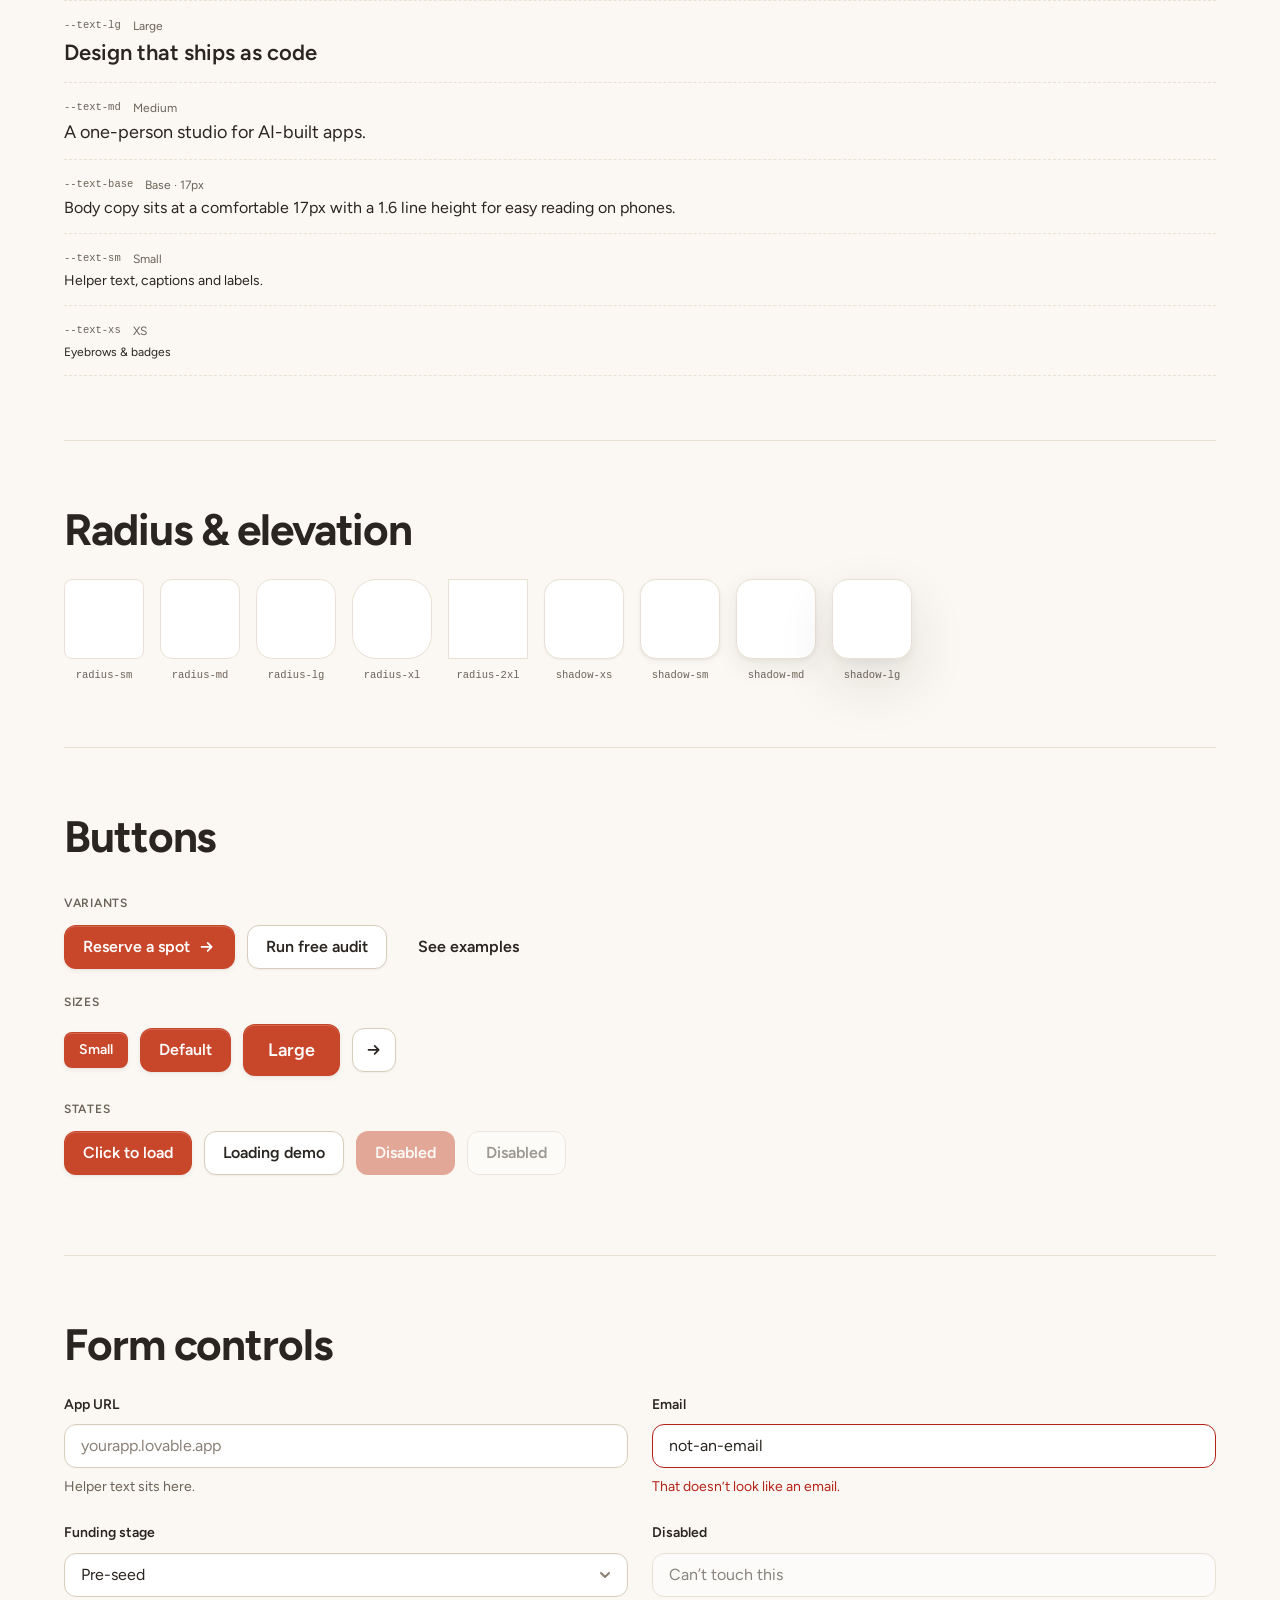
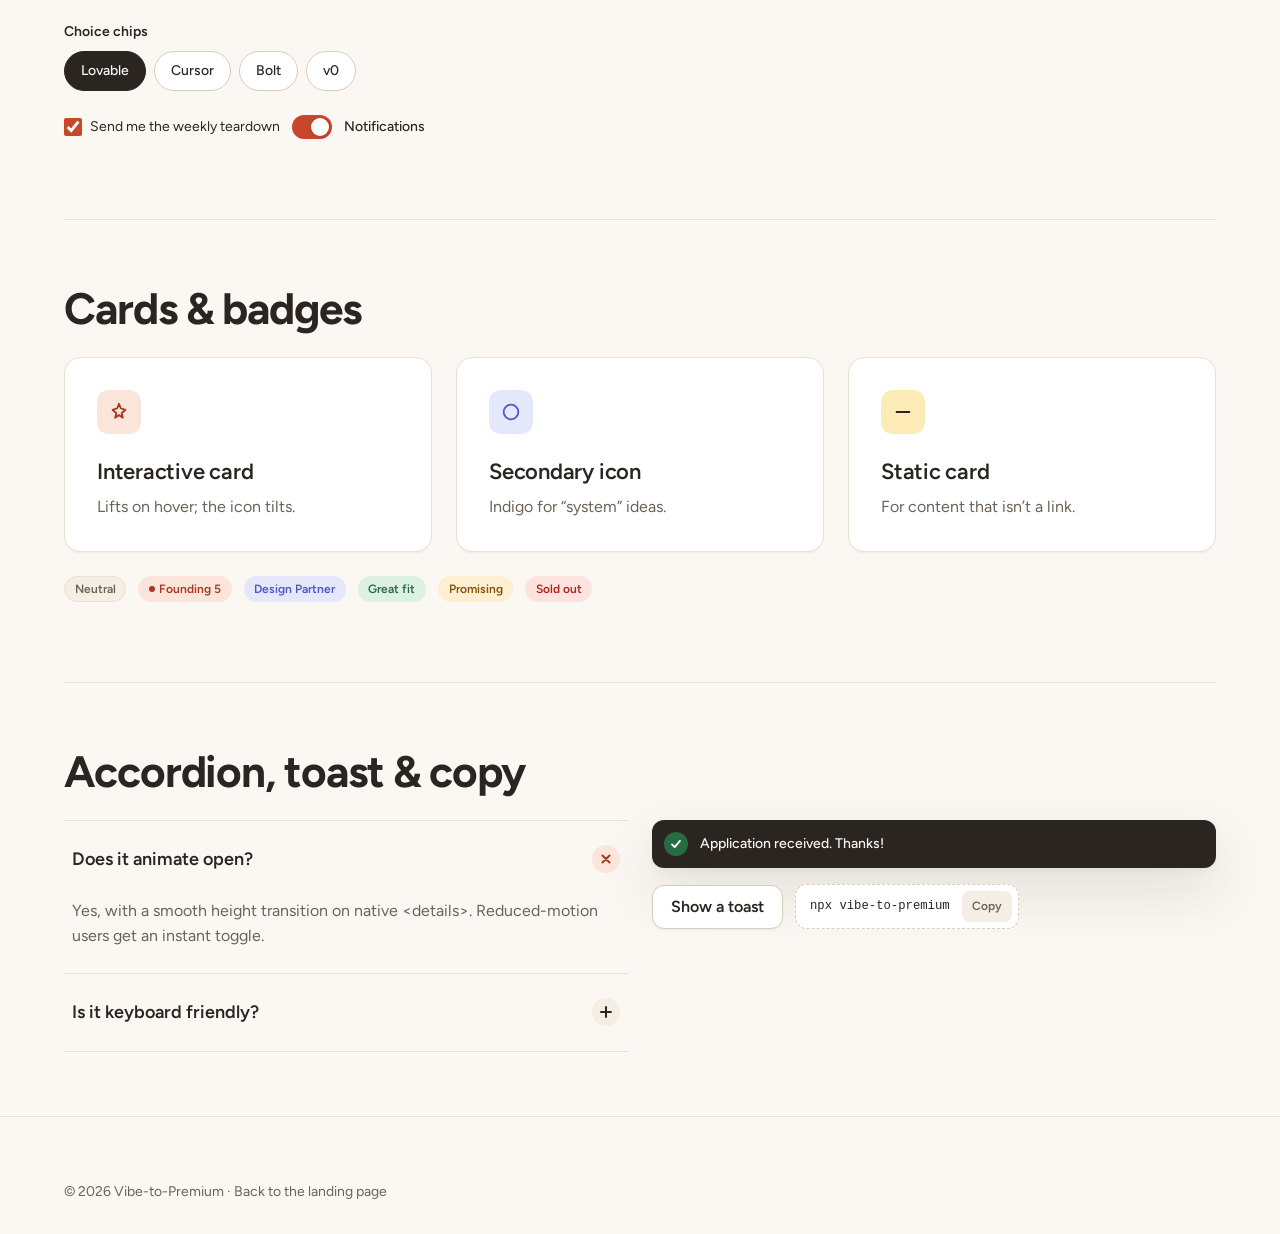
<file: components.html>
<!doctype html>
<!-- Vibe-to-Premium styleguide: every component on the landing page, built from tokens.css + styles.css. -->
<html lang="en">
<head>
  <meta charset="utf-8">
  <meta name="viewport" content="width=device-width, initial-scale=1">
  <title>Styleguide · Vibe-to-Premium</title>
  <meta name="robots" content="noindex">
  <meta name="description" content="Design system for A one-person design studio for apps built with Lovable, Cursor, Bolt and v0. Three premium screens in five days, shipped as a pull request.">
  <meta name="theme-color" content="#FBF8F3" media="(prefers-color-scheme: light)">
  <meta name="theme-color" content="#1A1714" media="(prefers-color-scheme: dark)">
  <link rel="icon" href="favicon.svg" type="image/svg+xml">
  <link rel="preload" href="fonts/figtree-latin-var.woff2" as="font" type="font/woff2" crossorigin>
  <script>(function(){var d=document.documentElement,t=null;d.classList.add('js');try{t=localStorage.getItem('theme')}catch(e){}if(t)d.dataset.theme=t;d.dataset.resolvedTheme=t||(matchMedia('(prefers-color-scheme: dark)').matches?'dark':'light')})()</script>
  <link rel="stylesheet" href="tokens.css">
  <link rel="stylesheet" href="styles.css">
  <link rel="stylesheet" href="site.css">
  <style>
    .sg-section { padding-block: var(--space-8); border-top: 1px solid var(--color-border); }
    .sg-section:first-of-type { border-top: 0; }
    .sg-section > h2 { margin-bottom: var(--space-5); }
    .sg-row { display: flex; flex-wrap: wrap; align-items: center; gap: var(--space-3); margin-bottom: var(--space-4); }
    .sg-label { font-size: var(--text-xs); font-weight: var(--weight-semibold); text-transform: uppercase; letter-spacing: .06em; color: var(--color-ink-muted); width: 100%; margin-top: var(--space-2); }
    .sg-swatches { list-style: none; padding: 0; margin: 0; display: grid; grid-template-columns: repeat(auto-fill, minmax(10rem, 1fr)); gap: var(--space-4); }
    .sg-swatch { display: grid; gap: 2px; font-size: var(--text-sm); }
    .sg-swatch__chip { height: 4.5rem; border-radius: var(--radius-md); border: 1px solid var(--color-border); margin-bottom: var(--space-2); box-shadow: var(--shadow-xs); }
    .sg-swatch code, .sg-hex { font-size: var(--text-xs); color: var(--color-ink-muted); }
    .sg-type { display: grid; gap: var(--space-1); padding-block: var(--space-4); border-bottom: 1px dashed var(--color-border); }
    .sg-type__meta { display: flex; gap: var(--space-3); font-size: var(--text-xs); color: var(--color-ink-muted); }
    .sg-grid { display: grid; gap: var(--space-5); }
    @media (min-width: 760px) { .sg-grid--2 { grid-template-columns: 1fr 1fr; } .sg-grid--3 { grid-template-columns: repeat(3, 1fr); } }
    .sg-tokens { display: flex; flex-wrap: wrap; gap: var(--space-4); }
    .sg-tokens > div { display: grid; gap: var(--space-2); justify-items: center; font-size: var(--text-xs); color: var(--color-ink-muted); }
    .sg-box { width: 5rem; height: 5rem; background: var(--color-surface); border: 1px solid var(--color-border); }
  </style>
</head>
<body>
  <a class="skip-link" href="#main">Skip to content</a>
  <header class="nav">
    <div class="container nav__inner">
      <a class="brand" href="index.html" aria-label="Vibe-to-Premium home"><svg class="brand__mark" viewBox="0 0 32 32" aria-hidden="true"><rect width="32" height="32" rx="9" fill="var(--color-accent)"/><path d="M8.5 19.5c2-3.5 3.6-3.5 5 0s3-3.5 5 0" stroke="var(--color-accent-ink)" stroke-width="2.4" fill="none" stroke-linecap="round" stroke-linejoin="round" opacity=".7"/><path d="M21.5 8.5l1.1 2.6 2.6 1.1-2.6 1.1-1.1 2.6-1.1-2.6-2.6-1.1 2.6-1.1z" fill="var(--color-accent-ink)"/></svg><span data-slot="brand">Vibe-to-Premium</span></a>
      <nav aria-label="Primary">
        <ul class="nav__links"><li><a href="#color">Color</a></li><li><a href="#type">Type</a></li><li><a href="#buttons">Buttons</a></li><li><a href="#forms">Forms</a></li><li><a href="#feedback">Feedback</a></li></ul>
      </nav>
      <div class="nav__actions">
        <button class="btn btn--ghost btn--icon btn--sm theme-toggle" type="button" data-theme-toggle aria-label="Toggle dark mode"><svg class="icon-sun" viewBox="0 0 24 24" fill="none" stroke="currentColor" stroke-width="2" stroke-linecap="round" aria-hidden="true"><circle cx="12" cy="12" r="4"/><path d="M12 2v2M12 20v2M4.9 4.9l1.4 1.4M17.7 17.7l1.4 1.4M2 12h2M20 12h2M4.9 19.1l1.4-1.4M17.7 6.3l1.4-1.4"/></svg><svg class="icon-moon" viewBox="0 0 24 24" fill="none" stroke="currentColor" stroke-width="2" stroke-linecap="round" stroke-linejoin="round" aria-hidden="true"><path d="M20 14.5A8 8 0 1 1 9.5 4a6.5 6.5 0 0 0 10.5 10.5z"/></svg></button>
        <a class="btn btn--primary btn--sm" href="index.html">View landing page</a>
      </div>
    </div>
  </header>
  <main id="main" class="container">
    <header class="section-head" style="padding-block:var(--space-9) var(--space-6);text-align:left;margin-inline:0">
      <p class="eyebrow">Design system v1</p>
      <h1 class="display" style="font-size:var(--text-2xl)">Vibe-to-Premium styleguide</h1>
      <p class="lead">Warm off-white, soft ink, one confident accent. Every value lives in <code>tokens.css</code>; flip the theme toggle to see dark mode.</p>
    </header>

    <section class="sg-section" id="color" aria-labelledby="color-t">
      <h2 class="h2" id="color-t">Color</h2>
      <ul class="sg-swatches"><li class="sg-swatch"><span class="sg-swatch__chip" style="background:var(--color-bg)"></span><b>Background</b><code>--color-bg</code><span class="sg-hex" data-hex="--color-bg"></span></li><li class="sg-swatch"><span class="sg-swatch__chip" style="background:var(--color-bg-sunken)"></span><b>Sunken</b><code>--color-bg-sunken</code><span class="sg-hex" data-hex="--color-bg-sunken"></span></li><li class="sg-swatch"><span class="sg-swatch__chip" style="background:var(--color-surface)"></span><b>Surface</b><code>--color-surface</code><span class="sg-hex" data-hex="--color-surface"></span></li><li class="sg-swatch"><span class="sg-swatch__chip" style="background:var(--color-border)"></span><b>Border</b><code>--color-border</code><span class="sg-hex" data-hex="--color-border"></span></li><li class="sg-swatch"><span class="sg-swatch__chip" style="background:var(--color-ink)"></span><b>Ink</b><code>--color-ink</code><span class="sg-hex" data-hex="--color-ink"></span></li><li class="sg-swatch"><span class="sg-swatch__chip" style="background:var(--color-ink-muted)"></span><b>Ink muted</b><code>--color-ink-muted</code><span class="sg-hex" data-hex="--color-ink-muted"></span></li><li class="sg-swatch"><span class="sg-swatch__chip" style="background:var(--color-accent)"></span><b>Accent</b><code>--color-accent</code><span class="sg-hex" data-hex="--color-accent"></span></li><li class="sg-swatch"><span class="sg-swatch__chip" style="background:var(--color-accent-soft)"></span><b>Accent soft</b><code>--color-accent-soft</code><span class="sg-hex" data-hex="--color-accent-soft"></span></li><li class="sg-swatch"><span class="sg-swatch__chip" style="background:var(--color-accent-strong)"></span><b>Accent strong</b><code>--color-accent-strong</code><span class="sg-hex" data-hex="--color-accent-strong"></span></li><li class="sg-swatch"><span class="sg-swatch__chip" style="background:var(--color-secondary)"></span><b>Secondary</b><code>--color-secondary</code><span class="sg-hex" data-hex="--color-secondary"></span></li><li class="sg-swatch"><span class="sg-swatch__chip" style="background:var(--color-secondary-soft)"></span><b>Secondary soft</b><code>--color-secondary-soft</code><span class="sg-hex" data-hex="--color-secondary-soft"></span></li><li class="sg-swatch"><span class="sg-swatch__chip" style="background:var(--color-highlight)"></span><b>Highlight</b><code>--color-highlight</code><span class="sg-hex" data-hex="--color-highlight"></span></li><li class="sg-swatch"><span class="sg-swatch__chip" style="background:var(--color-success)"></span><b>Success</b><code>--color-success</code><span class="sg-hex" data-hex="--color-success"></span></li><li class="sg-swatch"><span class="sg-swatch__chip" style="background:var(--color-warning)"></span><b>Warning</b><code>--color-warning</code><span class="sg-hex" data-hex="--color-warning"></span></li><li class="sg-swatch"><span class="sg-swatch__chip" style="background:var(--color-danger)"></span><b>Danger</b><code>--color-danger</code><span class="sg-hex" data-hex="--color-danger"></span></li></ul>
    </section>

    <section class="sg-section" id="type" aria-labelledby="type-t">
      <h2 class="h2" id="type-t">Type scale</h2>
      <p class="muted" style="margin-bottom:var(--space-4)">Figtree variable (400–700), self-hosted, 20&nbsp;KB. Fluid sizes via <code>clamp()</code>.</p>
      <div class="sg-type"><span class="sg-type__meta"><code>--text-3xl</code>Display</span><span style="font-size:var(--text-3xl);font-weight:700;letter-spacing:-0.03em;line-height:1.15">Made premium in 5 days.</span></div><div class="sg-type"><span class="sg-type__meta"><code>--text-2xl</code>H2</span><span style="font-size:var(--text-2xl);font-weight:700;letter-spacing:-0.03em;line-height:1.15">Three screens. Five days.</span></div><div class="sg-type"><span class="sg-type__meta"><code>--text-xl</code>H3</span><span style="font-size:var(--text-xl);font-weight:700;letter-spacing:normal;line-height:1.15">The rules your AI follows</span></div><div class="sg-type"><span class="sg-type__meta"><code>--text-lg</code>Large</span><span style="font-size:var(--text-lg);font-weight:600;letter-spacing:normal;line-height:1.15">Design that ships as code</span></div><div class="sg-type"><span class="sg-type__meta"><code>--text-md</code>Medium</span><span style="font-size:var(--text-md);font-weight:400;letter-spacing:normal;line-height:1.15">A one-person studio for AI-built apps.</span></div><div class="sg-type"><span class="sg-type__meta"><code>--text-base</code>Base · 17px</span><span style="font-size:var(--text-base);font-weight:400;letter-spacing:normal;line-height:1.15">Body copy sits at a comfortable 17px with a 1.6 line height for easy reading on phones.</span></div><div class="sg-type"><span class="sg-type__meta"><code>--text-sm</code>Small</span><span style="font-size:var(--text-sm);font-weight:400;letter-spacing:normal;line-height:1.15">Helper text, captions and labels.</span></div><div class="sg-type"><span class="sg-type__meta"><code>--text-xs</code>XS</span><span style="font-size:var(--text-xs);font-weight:400;letter-spacing:normal;line-height:1.15">Eyebrows & badges</span></div>
    </section>

    <section class="sg-section" aria-labelledby="tok-t">
      <h2 class="h2" id="tok-t">Radius &amp; elevation</h2>
      <div class="sg-tokens">
        <div><span class="sg-box" style="border-radius:var(--radius-sm)"></span><code>radius-sm</code></div><div><span class="sg-box" style="border-radius:var(--radius-md)"></span><code>radius-md</code></div><div><span class="sg-box" style="border-radius:var(--radius-lg)"></span><code>radius-lg</code></div><div><span class="sg-box" style="border-radius:var(--radius-xl)"></span><code>radius-xl</code></div><div><span class="sg-box" style="border-radius:var(--radius-2xl)"></span><code>radius-2xl</code></div>
        <div><span class="sg-box" style="border-radius:var(--radius-lg);box-shadow:var(--shadow-xs)"></span><code>shadow-xs</code></div><div><span class="sg-box" style="border-radius:var(--radius-lg);box-shadow:var(--shadow-sm)"></span><code>shadow-sm</code></div><div><span class="sg-box" style="border-radius:var(--radius-lg);box-shadow:var(--shadow-md)"></span><code>shadow-md</code></div><div><span class="sg-box" style="border-radius:var(--radius-lg);box-shadow:var(--shadow-lg)"></span><code>shadow-lg</code></div>
      </div>
    </section>

    <section class="sg-section" id="buttons" aria-labelledby="btn-t">
      <h2 class="h2" id="btn-t">Buttons</h2>
      <div class="sg-row"><span class="sg-label">Variants</span>
        <button class="btn btn--primary" type="button">Reserve a spot <svg class="btn__arrow" viewBox="0 0 20 20" fill="none" stroke="currentColor" stroke-width="2" stroke-linecap="round" stroke-linejoin="round" aria-hidden="true"><path d="M4 10h11M11 5.5L15.5 10 11 14.5"/></svg></button>
        <button class="btn btn--secondary" type="button">Run free audit</button>
        <button class="btn btn--ghost" type="button">See examples</button>
      </div>
      <div class="sg-row"><span class="sg-label">Sizes</span>
        <button class="btn btn--primary btn--sm" type="button">Small</button>
        <button class="btn btn--primary" type="button">Default</button>
        <button class="btn btn--primary btn--lg" type="button">Large</button>
        <button class="btn btn--secondary btn--icon" type="button" aria-label="Next"><svg class="btn__arrow" viewBox="0 0 20 20" fill="none" stroke="currentColor" stroke-width="2" stroke-linecap="round" stroke-linejoin="round" aria-hidden="true"><path d="M4 10h11M11 5.5L15.5 10 11 14.5"/></svg></button>
      </div>
      <div class="sg-row"><span class="sg-label">States</span>
        <button class="btn btn--primary" type="button" data-demo-loading>Click to load</button>
        <button class="btn btn--secondary" type="button" data-demo-loading>Loading demo</button>
        <button class="btn btn--primary" type="button" disabled>Disabled</button>
        <button class="btn btn--secondary" type="button" disabled>Disabled</button>
      </div>
    </section>

    <section class="sg-section" id="forms" aria-labelledby="form-t">
      <h2 class="h2" id="form-t">Form controls</h2>
      <div class="sg-grid sg-grid--2">
        <div class="field"><label class="label" for="sg-1">App URL</label><input class="input" id="sg-1" placeholder="yourapp.lovable.app"><p class="hint">Helper text sits here.</p></div>
        <div class="field"><label class="label" for="sg-2">Email</label><input class="input" id="sg-2" value="not-an-email" aria-invalid="true" aria-describedby="sg-2h"><p class="hint hint--error" id="sg-2h">That doesn’t look like an email.</p></div>
        <div class="field"><label class="label" for="sg-3">Funding stage</label><select class="input" id="sg-3"><option>Pre-seed</option><option>Seed or later</option></select></div>
        <div class="field"><label class="label" for="sg-4">Disabled</label><input class="input" id="sg-4" value="Can’t touch this" disabled></div>
      </div>
      <fieldset class="chips" style="margin-top:var(--space-5)"><legend class="label">Choice chips</legend>
        <label class="chip"><input type="radio" name="sg-c" checked><span>Lovable</span></label><label class="chip"><input type="radio" name="sg-c"><span>Cursor</span></label><label class="chip"><input type="radio" name="sg-c"><span>Bolt</span></label><label class="chip"><input type="radio" name="sg-c"><span>v0</span></label>
      </fieldset>
      <div class="sg-row" style="margin-top:var(--space-5)">
        <label class="check"><input type="checkbox" checked> Send me the weekly teardown</label>
        <label class="switch"><input type="checkbox" checked><span class="switch__track" aria-hidden="true"></span>Notifications</label>
      </div>
    </section>

    <section class="sg-section" aria-labelledby="card-t">
      <h2 class="h2" id="card-t">Cards &amp; badges</h2>
      <div class="sg-grid sg-grid--3">
        <article class="card card--interactive"><div class="card__icon"><svg viewBox="0 0 24 24" fill="none" stroke="currentColor" stroke-width="2" stroke-linecap="round" stroke-linejoin="round" aria-hidden="true"><path d="M12 3l1.9 4.9L19 9.8l-4.1 3.3 1.3 5.1L12 15.4l-4.2 2.8 1.3-5.1L5 9.8l5.1-1.9z"/></svg></div><h3>Interactive card</h3><p>Lifts on hover; the icon tilts.</p></article>
        <article class="card card--interactive"><div class="card__icon card__icon--secondary"><svg viewBox="0 0 24 24" fill="none" stroke="currentColor" stroke-width="2" stroke-linecap="round" aria-hidden="true"><circle cx="12" cy="12" r="8"/></svg></div><h3>Secondary icon</h3><p>Indigo for “system” ideas.</p></article>
        <article class="card"><div class="card__icon card__icon--highlight"><svg viewBox="0 0 24 24" fill="none" stroke="currentColor" stroke-width="2" stroke-linecap="round" aria-hidden="true"><path d="M5 12h14"/></svg></div><h3>Static card</h3><p>For content that isn’t a link.</p></article>
      </div>
      <div class="sg-row" style="margin-top:var(--space-5)">
        <span class="badge">Neutral</span><span class="badge badge--accent"><span class="badge__dot badge__dot--pulse"></span>Founding 5</span><span class="badge badge--secondary">Design Partner</span><span class="badge badge--success">Great fit</span><span class="badge badge--warning">Promising</span><span class="badge badge--danger">Sold out</span>
      </div>
    </section>

    <section class="sg-section" id="feedback" aria-labelledby="fb-t">
      <h2 class="h2" id="fb-t">Accordion, toast &amp; copy</h2>
      <div class="sg-grid sg-grid--2">
        <div class="accordion">
          <details open><summary>Does it animate open?<span class="accordion__icon" aria-hidden="true"><svg viewBox="0 0 14 14" fill="none" stroke="currentColor" stroke-width="2" stroke-linecap="round"><path d="M7 2v10M2 7h10"/></svg></span></summary><div class="accordion__body"><div>Yes, with a smooth height transition on native &lt;details&gt;. Reduced-motion users get an instant toggle.</div></div></details>
          <details><summary>Is it keyboard friendly?<span class="accordion__icon" aria-hidden="true"><svg viewBox="0 0 14 14" fill="none" stroke="currentColor" stroke-width="2" stroke-linecap="round"><path d="M7 2v10M2 7h10"/></svg></span></summary><div class="accordion__body"><div>Native summary elements are focusable and toggle with Enter or Space.</div></div></details>
        </div>
        <div style="display:grid;gap:var(--space-4);align-content:start">
          <div class="toast toast--static" role="presentation"><span class="toast__icon"><svg viewBox="0 0 16 16" fill="none" stroke="currentColor" stroke-width="2.2" stroke-linecap="round" stroke-linejoin="round" aria-hidden="true"><path d="M3.5 8.5l3 3 6-7"/></svg></span><span>Application received. Thanks!</span></div>
          <div class="sg-row"><button class="btn btn--secondary" type="button" data-demo-toast="Saved. Nice one.">Show a toast</button>
          <button class="copy-chip" type="button" data-copy="npx vibe-to-premium"><code>npx vibe-to-premium</code><span class="copy-chip__btn"><span class="copy-chip__label">Copy</span></span></button></div>
        </div>
      </div>
    </section>
  </main>
  <footer class="footer"><div class="container"><p class="small muted">© <span data-year>2026</span> Vibe-to-Premium · <a href="index.html">Back to the landing page</a></p></div></footer>
  <script src="app.js" defer></script>
  <script>
    function sgHex(){var cs=getComputedStyle(document.documentElement);document.querySelectorAll('[data-hex]').forEach(function(e){e.textContent=cs.getPropertyValue(e.dataset.hex).trim().toUpperCase()})}
    addEventListener('DOMContentLoaded',sgHex);new MutationObserver(function(){setTimeout(sgHex,30)}).observe(document.documentElement,{attributes:true,attributeFilter:['data-theme','data-resolved-theme']});
  </script>
</body>
</html>
</file>
<file: tokens.css>
/* ==========================================================================
   Design tokens: first pass  ·  "Warm & friendly" (Notion / Arc feel)
   Swap brand colors here; every component reads from these variables.
   ========================================================================== */

@font-face {
  font-family: "Figtree";
  font-style: normal;
  font-weight: 400 700;               /* one variable file covers 400–700 */
  font-display: swap;
  src: url("fonts/figtree-latin-var.woff2") format("woff2");
  unicode-range: U+0000-00FF, U+0131, U+0152-0153, U+02BB-02BC, U+02C6, U+02DA, U+02DC, U+0304, U+0308, U+0329, U+2000-206F, U+20AC, U+2122, U+2191, U+2193, U+2212, U+2215, U+FEFF, U+FFFD;
}

:root {
  color-scheme: light dark;

  /* ---- Color · light (default) ---------------------------------------- */
  --color-bg:            #FBF8F3;   /* warm paper */
  --color-bg-sunken:     #F4EEE4;   /* alt section band */
  --color-surface:       #FFFFFF;   /* cards, inputs */
  --color-surface-raised:#FFFFFF;
  --color-border:        #E9E1D4;
  --color-border-strong: #D8CDBC;

  --color-ink:           #2A2520;   /* body text, 14.3:1 on bg */
  --color-ink-muted:     #6B6258;   /* secondary text, 5.6:1 on bg */
  --color-ink-subtle:    #8A8075;   /* decorative / large only */
  --color-ink-inverse:   #FFFFFF;

  --color-accent:        #C8462A;   /* "ember": primary CTA, links */
  --color-accent-hover:  #B23C22;
  --color-accent-soft:   #FBE4DA;
  --color-accent-strong: #A8381F;   /* accent text on soft fills */
  --color-accent-ink:    #FFFFFF;   /* text on accent */

  --color-secondary:     #4B57C9;   /* "periwinkle ink": info, highlights */
  --color-secondary-soft:#E5E8FB;
  --color-secondary-ink: #FFFFFF;

  --color-highlight:     #FCEBB6;   /* marker-pen highlight */
  --color-success:       #276B43;
  --color-success-soft:  #DDF1E3;
  --color-warning:       #855400;
  --color-warning-soft:  #FCEFD2;
  --color-danger:        #B42318;
  --color-danger-soft:   #FDE3E0;

  --color-focus:         #4B57C9;
  --color-overlay:       rgb(42 37 32 / 0.45);

  /* ---- Typography -------------------------------------------------------- */
  --font-sans: "Figtree", ui-sans-serif, system-ui, -apple-system, "Segoe UI", Roboto, "Helvetica Neue", Arial, sans-serif;
  --font-mono: ui-monospace, "SF Mono", SFMono-Regular, Menlo, Consolas, monospace;

  --weight-regular: 400;
  --weight-medium:  500;
  --weight-semibold:600;
  --weight-bold:    700;

  /* Fluid type scale (≈1.25 ratio, grows on wide screens) */
  --text-xs:   0.75rem;                               /* 12 */
  --text-sm:   0.875rem;                              /* 14 */
  --text-base: 1rem;                                  /* 16 */
  --text-md:   1.125rem;                              /* 18 */
  --text-lg:   clamp(1.25rem, 1.15rem + 0.4vw, 1.375rem);   /* 20–22 */
  --text-xl:   clamp(1.5rem, 1.3rem + 0.8vw, 1.875rem);     /* 24–30 */
  --text-2xl:  clamp(1.875rem, 1.5rem + 1.6vw, 2.75rem);    /* 30–44 */
  --text-3xl:  clamp(2.375rem, 1.6rem + 3.4vw, 4.25rem);    /* 38–68 */

  --leading-tight: 1.08;
  --leading-snug:  1.25;
  --leading-normal:1.6;
  --tracking-tight:-0.025em;
  --tracking-wide:  0.08em;

  /* ---- Spacing (4px base) ----------------------------------------------- */
  --space-0: 0;
  --space-1: 0.25rem;  /* 4  */
  --space-2: 0.5rem;   /* 8  */
  --space-3: 0.75rem;  /* 12 */
  --space-4: 1rem;     /* 16 */
  --space-5: 1.5rem;   /* 24 */
  --space-6: 2rem;     /* 32 */
  --space-7: 3rem;     /* 48 */
  --space-8: 4rem;     /* 64 */
  --space-9: 6rem;     /* 96 */
  --space-10: 8rem;    /* 128 */
  --section-y: clamp(4rem, 3rem + 5vw, 8rem);
  --container: 72rem;  /* 1152 */
  --container-narrow: 46rem;
  --gutter: clamp(1.25rem, 0.75rem + 2vw, 2rem);

  /* ---- Radii: rounded, not bubbly ---------------------------------------- */
  --radius-xs: 6px;
  --radius-sm: 8px;
  --radius-md: 12px;
  --radius-lg: 16px;
  --radius-xl: 24px;
  --radius-pill: 999px;

  /* ---- Shadows: soft, warm-tinted ---------------------------------------- */
  --shadow-color: 32 24 14;
  --shadow-xs: 0 1px 2px rgb(var(--shadow-color) / 0.06);
  --shadow-sm: 0 1px 2px rgb(var(--shadow-color) / 0.05), 0 2px 6px rgb(var(--shadow-color) / 0.05);
  --shadow-md: 0 2px 4px rgb(var(--shadow-color) / 0.04), 0 8px 24px rgb(var(--shadow-color) / 0.08);
  --shadow-lg: 0 4px 8px rgb(var(--shadow-color) / 0.04), 0 24px 56px rgb(var(--shadow-color) / 0.12);
  --shadow-focus: 0 0 0 3px var(--color-bg), 0 0 0 5px var(--color-focus);

  /* ---- Motion ------------------------------------------------------------ */
  --duration-instant: 80ms;
  --duration-fast:   150ms;
  --duration-base:   240ms;
  --duration-slow:   420ms;
  --duration-reveal: 700ms;
  --ease-standard: cubic-bezier(0.2, 0, 0, 1);
  --ease-out:      cubic-bezier(0.16, 1, 0.3, 1);       /* soft landing */
  --ease-spring:   cubic-bezier(0.34, 1.56, 0.64, 1);   /* tiny overshoot */
  --lift: -2px;

  --z-nav: 50;
  --z-toast: 100;
}

/* ---- Color · dark (system preference, unless user forced light) ---------- */
@media (prefers-color-scheme: dark) {
  :root:not([data-theme="light"]) {
    --color-bg:            #1A1714;
    --color-bg-sunken:     #211D19;
    --color-surface:       #24201B;
    --color-surface-raised:#2C2721;
    --color-border:        #36302A;
    --color-border-strong: #4A4239;
    --color-ink:           #F2ECE3;
    --color-ink-muted:     #ABA193;
    --color-ink-subtle:    #81786C;
    --color-ink-inverse:   #1A1714;
    --color-accent:        #FF8466;
    --color-accent-hover:  #FF9A80;
    --color-accent-soft:   #3A241D;
    --color-accent-strong: #FF9A80;
    --color-accent-ink:    #1A1714;
    --color-secondary:     #9AA3FF;
    --color-secondary-soft:#262A47;
    --color-secondary-ink: #1A1714;
    --color-highlight:     #4A3D17;
    --color-success:       #6FCF97;
    --color-success-soft:  #1D3326;
    --color-warning:       #F2C46D;
    --color-warning-soft:  #3A2F17;
    --color-danger:        #FF8A80;
    --color-danger-soft:   #3D1F1C;
    --color-focus:         #9AA3FF;
    --color-overlay:       rgb(0 0 0 / 0.6);
    --shadow-color: 0 0 0;
    --shadow-sm: 0 1px 2px rgb(0 0 0 / 0.3), 0 2px 6px rgb(0 0 0 / 0.2);
    --shadow-md: 0 2px 4px rgb(0 0 0 / 0.25), 0 8px 24px rgb(0 0 0 / 0.3);
    --shadow-lg: 0 4px 8px rgb(0 0 0 / 0.25), 0 24px 56px rgb(0 0 0 / 0.45);
  }
}

/* ---- Color · dark (manual toggle) ---------------------------------------- */
:root[data-theme="dark"] {
  color-scheme: dark;
  --color-bg:            #1A1714;
  --color-bg-sunken:     #211D19;
  --color-surface:       #24201B;
  --color-surface-raised:#2C2721;
  --color-border:        #36302A;
  --color-border-strong: #4A4239;
  --color-ink:           #F2ECE3;
  --color-ink-muted:     #ABA193;
  --color-ink-subtle:    #81786C;
  --color-ink-inverse:   #1A1714;
  --color-accent:        #FF8466;
  --color-accent-hover:  #FF9A80;
  --color-accent-soft:   #3A241D;
  --color-accent-strong: #FF9A80;
  --color-accent-ink:    #1A1714;
  --color-secondary:     #9AA3FF;
  --color-secondary-soft:#262A47;
  --color-secondary-ink: #1A1714;
  --color-highlight:     #4A3D17;
  --color-success:       #6FCF97;
  --color-success-soft:  #1D3326;
  --color-warning:       #F2C46D;
  --color-warning-soft:  #3A2F17;
  --color-danger:        #FF8A80;
  --color-danger-soft:   #3D1F1C;
  --color-focus:         #9AA3FF;
  --color-overlay:       rgb(0 0 0 / 0.6);
  --shadow-color: 0 0 0;
  --shadow-sm: 0 1px 2px rgb(0 0 0 / 0.3), 0 2px 6px rgb(0 0 0 / 0.2);
  --shadow-md: 0 2px 4px rgb(0 0 0 / 0.25), 0 8px 24px rgb(0 0 0 / 0.3);
  --shadow-lg: 0 4px 8px rgb(0 0 0 / 0.25), 0 24px 56px rgb(0 0 0 / 0.45);
}
:root[data-theme="light"] { color-scheme: light; }

@media (prefers-reduced-motion: reduce) {
  :root {
    --duration-instant: 0ms; --duration-fast: 0ms; --duration-base: 0ms;
    --duration-slow: 0ms; --duration-reveal: 0ms; --lift: 0px;
  }
}
</file>
<file: styles.css>
/* ==========================================================================
   Base + components. Reads only from tokens.css.
   ========================================================================== */

[hidden] { display: none !important; }
*, *::before, *::after { box-sizing: border-box; }
* { margin: 0; }
html { -webkit-text-size-adjust: 100%; scroll-behavior: smooth; scroll-padding-top: 5rem; }
@media (prefers-reduced-motion: reduce) { html { scroll-behavior: auto; } }
body {
  font-family: var(--font-sans);
  font-size: var(--text-base);
  line-height: var(--leading-normal);
  color: var(--color-ink);
  background: var(--color-bg);
  -webkit-font-smoothing: antialiased;
  -moz-osx-font-smoothing: grayscale;
  text-rendering: optimizeLegibility;
  transition: background-color var(--duration-base) var(--ease-standard), color var(--duration-base) var(--ease-standard);
}
img, svg, video { display: block; max-width: 100%; }
button, input, select, textarea { font: inherit; color: inherit; }
a { color: var(--color-accent); text-decoration-thickness: 1px; text-underline-offset: 3px; }
a:hover { color: var(--color-accent-hover); }
::selection { background: var(--color-highlight); color: var(--color-ink); }
:focus-visible { outline: none; box-shadow: var(--shadow-focus); border-radius: var(--radius-sm); }

.sr-only { position: absolute; width: 1px; height: 1px; padding: 0; margin: -1px; overflow: hidden; clip: rect(0 0 0 0); white-space: nowrap; border: 0; }
.skip-link { position: absolute; left: var(--space-4); top: -100px; z-index: 200; background: var(--color-ink); color: var(--color-bg); padding: var(--space-2) var(--space-4); border-radius: var(--radius-sm); }
.skip-link:focus { top: var(--space-4); color: var(--color-bg); }

/* ---- Layout -------------------------------------------------------------- */
.container { width: min(100% - 2 * var(--gutter), var(--container)); margin-inline: auto; }
.container--narrow { width: min(100% - 2 * var(--gutter), var(--container-narrow)); margin-inline: auto; }
.section { padding-block: var(--section-y); }
.section--sunken { background: var(--color-bg-sunken); }
.section-head { max-width: 40rem; margin: 0 auto var(--space-8); text-align: center; }
.section-head p { margin-top: var(--space-4); color: var(--color-ink-muted); font-size: var(--text-md); }
.stack > * + * { margin-top: var(--space-4); }

/* ---- Type ---------------------------------------------------------------- */
.display, h1, h2, h3 { font-weight: var(--weight-bold); letter-spacing: var(--tracking-tight); line-height: var(--leading-snug); text-wrap: balance; }
.display { font-size: var(--text-3xl); line-height: var(--leading-tight); letter-spacing: -0.035em; }
.h1 { font-size: var(--text-3xl); line-height: var(--leading-tight); }
.h2 { font-size: var(--text-2xl); line-height: 1.12; }
.h3 { font-size: var(--text-xl); }
.h4 { font-size: var(--text-lg); font-weight: var(--weight-semibold); letter-spacing: -0.01em; }
.lead { font-size: var(--text-lg); color: var(--color-ink-muted); line-height: 1.5; text-wrap: pretty; }
.muted { color: var(--color-ink-muted); }
.small { font-size: var(--text-sm); }
.eyebrow { display: inline-flex; align-items: center; gap: var(--space-2); font-size: var(--text-xs); font-weight: var(--weight-semibold); text-transform: uppercase; letter-spacing: var(--tracking-wide); color: var(--color-accent-strong); }
.mark { background: linear-gradient(transparent 58%, var(--color-highlight) 58%, var(--color-highlight) 92%, transparent 92%); padding-inline: 0.08em; border-radius: 2px; }
code, kbd { font-family: var(--font-mono); font-size: 0.875em; }
kbd { padding: 0.1em 0.45em; border: 1px solid var(--color-border-strong); border-bottom-width: 2px; border-radius: var(--radius-xs); background: var(--color-surface); }

/* ---- Buttons ------------------------------------------------------------- */
.btn {
  --btn-h: 2.75rem; --btn-px: 1.125rem; --btn-fs: var(--text-base);
  display: inline-flex; align-items: center; justify-content: center; gap: var(--space-2);
  min-height: var(--btn-h); padding: 0 var(--btn-px);
  font-size: var(--btn-fs); font-weight: var(--weight-semibold); line-height: 1; white-space: nowrap;
  border: 1px solid transparent; border-radius: var(--radius-md);
  text-decoration: none; cursor: pointer; user-select: none;
  transition: transform var(--duration-fast) var(--ease-out), box-shadow var(--duration-fast) var(--ease-out), background-color var(--duration-fast) var(--ease-standard), border-color var(--duration-fast) var(--ease-standard), color var(--duration-fast);
}
.btn:hover { transform: translateY(var(--lift)); }
.btn:active { transform: translateY(0) scale(0.97); transition-duration: var(--duration-instant); }
.btn:focus-visible { border-radius: var(--radius-md); }
.btn svg { width: 1.1em; height: 1.1em; flex: none; transition: transform var(--duration-base) var(--ease-spring); }
.btn:hover .btn__arrow { transform: translateX(3px); }

.btn--primary { background: var(--color-accent); color: var(--color-accent-ink); box-shadow: var(--shadow-sm), inset 0 1px 0 rgb(255 255 255 / 0.18); }
.btn--primary:hover { background: var(--color-accent-hover); color: var(--color-accent-ink); box-shadow: var(--shadow-md), inset 0 1px 0 rgb(255 255 255 / 0.18); }
.btn--secondary { background: var(--color-surface); color: var(--color-ink); border-color: var(--color-border-strong); box-shadow: var(--shadow-xs); }
.btn--secondary:hover { color: var(--color-ink); border-color: var(--color-ink-subtle); box-shadow: var(--shadow-sm); }
.btn--ghost { background: transparent; color: var(--color-ink); }
.btn--ghost:hover { color: var(--color-ink); background: var(--color-bg-sunken); transform: none; }
.btn--sm { --btn-h: 2.25rem; --btn-px: 0.875rem; --btn-fs: var(--text-sm); border-radius: var(--radius-sm); }
.btn--lg { --btn-h: 3.25rem; --btn-px: 1.5rem; --btn-fs: var(--text-md); }
.btn--icon { --btn-px: 0; width: var(--btn-h); }
.btn[disabled], .btn[aria-disabled="true"] { opacity: 0.45; pointer-events: none; box-shadow: none; }
.btn.is-loading { pointer-events: none; color: transparent !important; position: relative; }
.btn.is-loading::after { content: ""; position: absolute; width: 1.1em; height: 1.1em; border: 2px solid var(--color-accent-ink); border-right-color: transparent; border-radius: 50%; animation: spin 700ms linear infinite; }
.btn--secondary.is-loading::after { border-color: var(--color-ink); border-right-color: transparent; }
@keyframes spin { to { transform: rotate(360deg); } }

/* ---- Inputs -------------------------------------------------------------- */
.field { display: grid; gap: var(--space-2); }
.label { font-size: var(--text-sm); font-weight: var(--weight-semibold); }
.hint { font-size: var(--text-sm); color: var(--color-ink-muted); }
.hint--error { color: var(--color-danger); }
.input {
  width: 100%; min-height: 2.75rem; padding: 0 var(--space-4);
  background: var(--color-surface); border: 1px solid var(--color-border-strong); border-radius: var(--radius-md);
  box-shadow: inset 0 1px 2px rgb(var(--shadow-color) / 0.04);
  transition: border-color var(--duration-fast), box-shadow var(--duration-fast);
}
textarea.input { padding-block: var(--space-3); min-height: 6rem; resize: vertical; }
.input::placeholder { color: var(--color-ink-subtle); }
.input:hover { border-color: var(--color-ink-subtle); }
.input:focus { outline: none; border-color: var(--color-focus); box-shadow: 0 0 0 3px color-mix(in srgb, var(--color-focus) 25%, transparent); }
.input[aria-invalid="true"] { border-color: var(--color-danger); }
.input[aria-invalid="true"]:focus { box-shadow: 0 0 0 3px color-mix(in srgb, var(--color-danger) 22%, transparent); }
.input:disabled { opacity: 0.55; cursor: not-allowed; }
.check { display: inline-flex; align-items: center; gap: var(--space-2); cursor: pointer; font-size: var(--text-sm); }
.check input { width: 1.125rem; height: 1.125rem; accent-color: var(--color-accent); }

/* Switch */
.switch { position: relative; display: inline-flex; align-items: center; gap: var(--space-3); cursor: pointer; font-size: var(--text-sm); font-weight: var(--weight-medium); }
.switch input { position: absolute; opacity: 0; width: 1px; height: 1px; }
.switch__track { width: 2.5rem; height: 1.5rem; border-radius: var(--radius-pill); background: var(--color-border-strong); position: relative; transition: background-color var(--duration-base) var(--ease-standard); flex: none; }
.switch__track::after { content: ""; position: absolute; top: 3px; left: 3px; width: 1.125rem; height: 1.125rem; border-radius: 50%; background: #fff; box-shadow: var(--shadow-sm); transition: transform var(--duration-base) var(--ease-spring); }
.switch input:checked + .switch__track { background: var(--color-accent); }
.switch input:checked + .switch__track::after { transform: translateX(1rem); }
.switch input:focus-visible + .switch__track { box-shadow: var(--shadow-focus); }

/* ---- Cards --------------------------------------------------------------- */
.card {
  background: var(--color-surface); border: 1px solid var(--color-border); border-radius: var(--radius-lg);
  padding: var(--space-6); box-shadow: var(--shadow-xs);
  transition: transform var(--duration-base) var(--ease-out), box-shadow var(--duration-base) var(--ease-out), border-color var(--duration-base);
}
.card--interactive:hover { transform: translateY(-3px); box-shadow: var(--shadow-md); border-color: var(--color-border-strong); }
.card__icon { width: 2.75rem; height: 2.75rem; display: grid; place-items: center; border-radius: var(--radius-md); background: var(--color-accent-soft); color: var(--color-accent-strong); margin-bottom: var(--space-5); transition: transform var(--duration-slow) var(--ease-spring); }
.card__icon svg { width: 1.375rem; height: 1.375rem; }
.card--interactive:hover .card__icon { transform: rotate(-6deg) scale(1.06); }
.card__icon--secondary { background: var(--color-secondary-soft); color: var(--color-secondary); }
.card__icon--highlight { background: var(--color-highlight); color: var(--color-ink); }
.card h3 { font-size: var(--text-lg); font-weight: var(--weight-semibold); letter-spacing: -0.01em; margin-bottom: var(--space-2); }
.card p { color: var(--color-ink-muted); }

/* ---- Badges -------------------------------------------------------------- */
.badge { display: inline-flex; white-space: nowrap; flex: none; align-items: center; gap: 0.35em; padding: 0.2rem 0.6rem; border-radius: var(--radius-pill); font-size: var(--text-xs); font-weight: var(--weight-semibold); line-height: 1.4; background: var(--color-bg-sunken); color: var(--color-ink-muted); border: 1px solid var(--color-border); }
.badge--accent { background: var(--color-accent-soft); color: var(--color-accent-strong); border-color: transparent; }
.badge--secondary { background: var(--color-secondary-soft); color: var(--color-secondary); border-color: transparent; }
.badge--success { background: var(--color-success-soft); color: var(--color-success); border-color: transparent; }
.badge--warning { background: var(--color-warning-soft); color: var(--color-warning); border-color: transparent; }
.badge--danger { background: var(--color-danger-soft); color: var(--color-danger); border-color: transparent; }
.badge__dot { width: 6px; height: 6px; border-radius: 50%; background: currentColor; }
.badge__dot--pulse { animation: pulse 2s var(--ease-standard) infinite; }
@keyframes pulse { 0%,100% { box-shadow: 0 0 0 0 currentColor; } 50% { box-shadow: 0 0 0 4px transparent; } }
@media (prefers-reduced-motion: reduce) { .badge__dot--pulse { animation: none; } }

/* ---- Accordion (native <details>) ---------------------------------------- */
.accordion { border-top: 1px solid var(--color-border); }
.accordion details { border-bottom: 1px solid var(--color-border); }
.accordion summary {
  list-style: none; cursor: pointer; display: flex; align-items: center; justify-content: space-between; gap: var(--space-4);
  padding: var(--space-5) var(--space-2); font-size: var(--text-md); font-weight: var(--weight-semibold); border-radius: var(--radius-sm);
  transition: color var(--duration-fast);
}
.accordion summary::-webkit-details-marker { display: none; }
.accordion summary:hover { color: var(--color-accent); }
.accordion__icon { flex: none; width: 1.75rem; height: 1.75rem; display: grid; place-items: center; border-radius: 50%; background: var(--color-bg-sunken); transition: transform var(--duration-base) var(--ease-spring), background-color var(--duration-fast); }
.accordion__icon svg { width: 0.875rem; height: 0.875rem; }
.accordion details[open] .accordion__icon { transform: rotate(45deg); background: var(--color-accent-soft); color: var(--color-accent-strong); }
.accordion__body { overflow: hidden; }
.accordion__body > div { padding: 0 var(--space-2) var(--space-5); color: var(--color-ink-muted); max-width: 40rem; }

/* ---- Toast --------------------------------------------------------------- */
.toast-region { position: fixed; left: 50%; bottom: var(--space-5); transform: translateX(-50%); z-index: var(--z-toast); display: grid; gap: var(--space-2); pointer-events: none; width: max-content; max-width: calc(100% - 2rem); }
.toast {
  display: flex; align-items: center; gap: var(--space-3); padding: var(--space-3) var(--space-4) var(--space-3) var(--space-3);
  background: var(--color-ink); color: var(--color-bg); border-radius: var(--radius-md); box-shadow: var(--shadow-lg);
  font-size: var(--text-sm); font-weight: var(--weight-medium); pointer-events: auto;
  animation: toast-in var(--duration-slow) var(--ease-spring) both;
}
.toast.is-leaving { animation: toast-out var(--duration-base) var(--ease-standard) both; }
.toast__icon { width: 1.5rem; height: 1.5rem; border-radius: 50%; display: grid; place-items: center; background: var(--color-success); color: var(--color-ink-inverse); flex: none; }
.toast__icon svg { width: 0.875rem; height: 0.875rem; }
.toast--static { animation: none; position: static; }
@keyframes toast-in { from { opacity: 0; transform: translateY(12px) scale(0.96); } }
@keyframes toast-out { to { opacity: 0; transform: translateY(8px) scale(0.98); } }

/* ---- Copy chip + confetti-lite ------------------------------------------- */
.copy-chip {
  display: inline-flex; align-items: center; gap: var(--space-3); padding: 0.375rem 0.375rem 0.375rem 0.875rem;
  background: var(--color-surface); border: 1px dashed var(--color-border-strong); border-radius: var(--radius-md);
  font-family: var(--font-mono); font-size: var(--text-sm); cursor: pointer; position: relative;
  transition: border-color var(--duration-fast), transform var(--duration-fast) var(--ease-out);
}
.copy-chip:hover { border-color: var(--color-accent); }
.copy-chip:active { transform: scale(0.97); }
.copy-chip__btn { display: inline-flex; align-items: center; gap: 0.35rem; font-family: var(--font-sans); font-size: var(--text-xs); font-weight: var(--weight-semibold); padding: 0.375rem 0.625rem; border-radius: var(--radius-sm); background: var(--color-bg-sunken); color: var(--color-ink-muted); transition: background-color var(--duration-fast), color var(--duration-fast); }
.copy-chip__btn svg { width: 0.875rem; height: 0.875rem; }
.copy-chip.is-copied { border-style: solid; border-color: var(--color-success); }
.copy-chip.is-copied .copy-chip__btn { background: var(--color-success-soft); color: var(--color-success); }

.confetti { position: fixed; pointer-events: none; z-index: var(--z-toast); width: 7px; height: 7px; border-radius: 2px; left: 0; top: 0; will-change: transform, opacity; }

/* ---- Reveal on scroll ---------------------------------------------------- */
.js .reveal { opacity: 0; transform: translateY(16px); transition: opacity var(--duration-reveal) var(--ease-out), transform var(--duration-reveal) var(--ease-out); transition-delay: var(--reveal-delay, 0ms); }
.js .reveal.is-visible { opacity: 1; transform: none; }
@media (prefers-reduced-motion: reduce) { .js .reveal { opacity: 1; transform: none; transition: none; } }

/* ---- Theme toggle -------------------------------------------------------- */
.theme-toggle { position: relative; overflow: hidden; }
.theme-toggle svg { position: absolute; transition: transform var(--duration-slow) var(--ease-spring), opacity var(--duration-base); }
.theme-toggle .icon-moon { transform: translateY(140%) rotate(-40deg); opacity: 0; }
:root[data-resolved-theme="dark"] .theme-toggle .icon-sun { transform: translateY(-140%) rotate(40deg); opacity: 0; }
:root[data-resolved-theme="dark"] .theme-toggle .icon-moon { transform: none; opacity: 1; }

/* ---- Select ---- */
select.input { appearance: none; padding-right: 2.5rem; cursor: pointer;
  background-image: url("data:image/svg+xml,%3Csvg xmlns='http://www.w3.org/2000/svg' viewBox='0 0 16 16' fill='none' stroke='%238A8075' stroke-width='2' stroke-linecap='round' stroke-linejoin='round'%3E%3Cpath d='M4 6l4 4 4-4'/%3E%3C/svg%3E");
  background-repeat: no-repeat; background-position: right 0.875rem center; background-size: 1rem; }

/* ---- Choice chips (radio / checkbox as one-tap pills) ---- */
.chips { display: flex; flex-wrap: wrap; gap: var(--space-2); border: 0; padding: 0; min-width: 0; }
.chips legend { padding: 0; margin-bottom: var(--space-2); }
.chip { position: relative; }
.chip input { position: absolute; opacity: 0; inset: 0; margin: 0; cursor: pointer; }
.chip span { display: inline-flex; align-items: center; gap: 0.35rem; min-height: 2.5rem; padding: 0 var(--space-4); border-radius: var(--radius-pill); border: 1px solid var(--color-border-strong); background: var(--color-surface); font-size: var(--text-sm); font-weight: var(--weight-medium); transition: background-color var(--duration-fast), border-color var(--duration-fast), color var(--duration-fast), transform var(--duration-fast) var(--ease-spring); }
.chip:hover span { border-color: var(--color-ink-subtle); }
.chip input:active + span { transform: scale(0.95); }
.chip input:checked + span { background: var(--color-ink); border-color: var(--color-ink); color: var(--color-bg); }
.chip input:focus-visible + span { box-shadow: var(--shadow-focus); }
.chips[aria-invalid="true"] .chip span { border-color: var(--color-danger); }
</file>
<file: site.css>
/* ==========================================================================
   Site chrome (nav, footer, brand) + landing sections. Mobile-first.
   ========================================================================== */

/* ---- Nav ---- */
.nav { position: sticky; top: 0; z-index: var(--z-nav); background: color-mix(in srgb, var(--color-bg) 84%, transparent); -webkit-backdrop-filter: saturate(1.4) blur(12px); backdrop-filter: saturate(1.4) blur(12px); border-bottom: 1px solid transparent; transition: border-color var(--duration-base), box-shadow var(--duration-base); }
.nav.is-scrolled { border-bottom-color: var(--color-border); box-shadow: var(--shadow-xs); }
.nav__inner { display: flex; align-items: center; gap: var(--space-4); height: 3.75rem; }
.brand { display: inline-flex; align-items: center; gap: var(--space-2); font-weight: var(--weight-bold); font-size: var(--text-base); letter-spacing: -0.02em; color: var(--color-ink); text-decoration: none; white-space: nowrap; }
.brand:hover { color: var(--color-ink); }
.brand__mark { width: 1.75rem; height: 1.75rem; flex: none; transition: transform var(--duration-slow) var(--ease-spring); }
.brand:hover .brand__mark { transform: rotate(-10deg) scale(1.08); }
.nav__links { display: none; gap: var(--space-1); list-style: none; padding: 0; }
.nav__links a { display: block; padding: var(--space-2) var(--space-3); border-radius: var(--radius-sm); color: var(--color-ink-muted); text-decoration: none; font-size: var(--text-sm); font-weight: var(--weight-medium); transition: color var(--duration-fast), background-color var(--duration-fast); }
.nav__links a:hover { color: var(--color-ink); background: var(--color-bg-sunken); }
.nav__actions { display: flex; align-items: center; gap: var(--space-1); margin-left: auto; }
@media (min-width: 880px) { .nav__inner { gap: var(--space-6); height: 4rem; } .nav__links { display: flex; } .brand { font-size: var(--text-md); } }

/* ---- Section rhythm ---- */
.section-head { text-align: left; margin: 0 0 var(--space-7); }
.section-head .eyebrow { margin-bottom: var(--space-3); }
@media (min-width: 760px) { .section-head { text-align: center; margin-inline: auto; } }
.placeholder-note { display: inline-flex; align-items: center; gap: var(--space-2); font-size: var(--text-xs); color: var(--color-ink-muted); }
.placeholder-note::before { content: ""; width: 6px; height: 6px; border-radius: 50%; background: var(--color-warning); flex: none; }

/* ---- Hero ---- */
.hero { position: relative; padding-block: var(--space-7) var(--space-8); overflow: hidden; isolation: isolate; }
.hero::before { content: ""; position: absolute; inset: -10% -30% auto; height: 70%; z-index: -1; pointer-events: none;
  background: radial-gradient(45% 50% at 20% 30%, color-mix(in srgb, var(--color-accent) 16%, transparent), transparent 70%),
              radial-gradient(40% 45% at 85% 15%, color-mix(in srgb, var(--color-secondary) 13%, transparent), transparent 70%); }
.hero__copy { display: grid; justify-items: start; }
.hero h1 { max-width: 13ch; }
.hero .lead { max-width: 34rem; margin-top: var(--space-4); }
.hero__ctas { display: grid; gap: var(--space-3); margin-top: var(--space-6); width: 100%; }
.hero__ctas .btn { width: 100%; }
.hero__note { margin-top: var(--space-4); font-size: var(--text-sm); color: var(--color-ink-muted); display: flex; flex-wrap: wrap; align-items: center; gap: var(--space-2) var(--space-4); }
.hero__note span { display: inline-flex; align-items: center; gap: 0.35rem; }
.hero__note svg { width: 1rem; height: 1rem; color: var(--color-success); }
.announce { display: inline-flex; align-items: center; gap: var(--space-2); padding: 0.25rem 0.75rem 0.25rem 0.25rem; border-radius: var(--radius-pill); background: var(--color-surface); border: 1px solid var(--color-border); box-shadow: var(--shadow-xs); font-size: var(--text-sm); color: var(--color-ink-muted); text-decoration: none; margin-bottom: var(--space-5); transition: transform var(--duration-fast) var(--ease-out), box-shadow var(--duration-fast); }
.announce:hover { color: var(--color-ink); transform: translateY(var(--lift)); box-shadow: var(--shadow-sm); }
.announce svg { width: 0.875rem; height: 0.875rem; }
.hero__visual { margin-top: var(--space-7); }
@media (min-width: 640px) { .hero__ctas { display: flex; flex-wrap: wrap; width: auto; } .hero__ctas .btn { width: auto; } }
@media (min-width: 880px) {
  .hero { padding-block: var(--space-9) var(--space-9); }
  .hero__copy { justify-items: center; text-align: center; }
  .hero__note { justify-content: center; }
  .hero__ctas { justify-content: center; }
  .hero__visual { margin-top: var(--space-8); }
}

/* ---- Before / After compare ---- */
.compare-bar { display: flex; flex-wrap: wrap; align-items: center; justify-content: space-between; gap: var(--space-3); margin-bottom: var(--space-3); }
.seg { display: inline-flex; padding: 3px; border-radius: var(--radius-pill); background: var(--color-bg-sunken); border: 1px solid var(--color-border); position: relative; }
.seg button { position: relative; z-index: 1; border: 0; background: none; padding: 0.4rem 1rem; border-radius: var(--radius-pill); font-size: var(--text-sm); font-weight: var(--weight-semibold); color: var(--color-ink-muted); cursor: pointer; transition: color var(--duration-base); }
.seg button[aria-pressed="true"] { color: var(--color-ink); }
.seg__pill { position: absolute; z-index: 0; top: 3px; bottom: 3px; left: 3px; width: calc(50% - 3px); border-radius: var(--radius-pill); background: var(--color-surface); box-shadow: var(--shadow-sm); transition: transform var(--duration-slow) var(--ease-spring); }
.seg[data-state="after"] .seg__pill { transform: translateX(100%); }
.seg[data-state="mid"] .seg__pill { opacity: 0; }

.ba { --pos: 50%; position: relative; height: 31rem; border-radius: var(--radius-xl); overflow: hidden; border: 1px solid var(--color-border); box-shadow: var(--shadow-lg); background: var(--color-surface); container-type: inline-size; touch-action: pan-y; user-select: none; -webkit-user-select: none; cursor: ew-resize; }
@media (min-width: 880px) { .ba { height: 36rem; } }
.ba__layer { position: absolute; inset: 0; overflow: hidden; }
.ba__after { clip-path: inset(0 0 0 var(--pos)); }
.ba__line { position: absolute; top: 0; bottom: 0; left: var(--pos); width: 2px; margin-left: -1px; background: #fff; box-shadow: 0 0 0 1px rgb(0 0 0 / 0.08), 0 0 16px rgb(0 0 0 / 0.18); pointer-events: none; }
.ba__knob { position: absolute; top: 50%; left: 50%; width: 2.75rem; height: 2.75rem; margin: -1.375rem 0 0 -1.375rem; border-radius: 50%; background: #fff; color: #2A2520; display: grid; place-items: center; box-shadow: 0 4px 14px rgb(0 0 0 / 0.22); transition: transform var(--duration-base) var(--ease-spring); }
.ba__knob svg { width: 1.25rem; height: 1.25rem; }
.ba:hover .ba__knob, .ba.is-dragging .ba__knob { transform: scale(1.1); }
.ba:has(input:focus-visible) .ba__knob { box-shadow: 0 0 0 3px #fff, 0 0 0 6px var(--color-focus); }
.ba.is-tweening .ba__after { transition: clip-path 700ms var(--ease-out); }
.ba.is-tweening .ba__line { transition: left 700ms var(--ease-out); }
.ba__tag { position: absolute; bottom: 0.75rem; z-index: 2; padding: 0.2rem 0.6rem; border-radius: var(--radius-pill); font-size: var(--text-xs); font-weight: var(--weight-bold); letter-spacing: 0.04em; text-transform: uppercase; pointer-events: none; transition: opacity var(--duration-base); }
.ba__tag--before { left: 0.75rem; background: #111827; color: #fff; }
.ba__tag--after { right: 0.75rem; background: var(--color-accent); color: var(--color-accent-ink); }
.ba[data-state="after"] .ba__tag--before, .ba[data-state="before"] .ba__tag--after { opacity: 0; }
.ba input[type="range"] { position: absolute; inset: auto 0 0 0; width: 100%; height: 1px; opacity: 0; margin: 0; pointer-events: none; }
.compare-caption { margin-top: var(--space-3); display: flex; flex-wrap: wrap; justify-content: space-between; gap: var(--space-2); font-size: var(--text-sm); color: var(--color-ink-muted); }

/* BEFORE: a convincingly generic "AI default" dashboard (intentionally not on-brand) */
.v { position: absolute; inset: 0; background: #F3F4F6; font-family: Arial, "Helvetica Neue", system-ui, sans-serif; color: #111827; display: flex; flex-direction: column; }
.v-top { display: flex; align-items: center; justify-content: space-between; gap: 12px; padding: 14px 16px; background: #fff; border-bottom: 1px solid #E5E7EB; }
.v-logo { font-weight: 800; font-size: 18px; background: linear-gradient(90deg, #7C3AED, #DB2777); -webkit-background-clip: text; background-clip: text; color: transparent; }
.v-links { display: none; gap: 22px; font-size: 14px; color: #2563EB; font-weight: 600; }
.v-avatar { width: 34px; height: 34px; border-radius: 50%; background: linear-gradient(135deg, #6366F1, #EC4899); color: #fff; display: grid; place-items: center; font-weight: 700; }
.v-body { padding: 16px; display: grid; gap: 16px; align-content: start; }
.v-hero { text-align: center; padding: 22px 16px; border-radius: 24px; color: #fff; background: linear-gradient(135deg, #7C3AED 0%, #C026D3 55%, #DB2777 100%); box-shadow: 0 10px 30px rgb(124 58 237 / 0.35); }
.v-hero b { display: block; font-size: 22px; }
.v-hero small { display: block; margin-top: 6px; font-size: 14px; }
.v-hero i { display: inline-block; margin-top: 14px; font-style: normal; font-weight: 700; font-size: 14px; padding: 10px 18px; border-radius: 999px; background: #fff; color: #7C3AED; box-shadow: 0 0 24px rgb(255 255 255 / 0.6); }
.v-stats { display: grid; grid-template-columns: 1fr 1fr; gap: 14px; }
.v-stat { text-align: center; background: #fff; border-radius: 20px; padding: 16px 8px; box-shadow: 0 10px 25px rgb(0 0 0 / 0.1); }
.v-stat:nth-child(3) { display: none; }
.v-emoji { font-size: 22px; }
.v-num { font-size: 24px; font-weight: 800; color: #6D28D9; margin-top: 4px; }
.v-lbl { font-size: 13px; color: #4B5563; font-weight: 700; }
.v-chg { font-size: 12px; color: #15803D; margin-top: 4px; font-weight: 700; }
.v-chart { background: #fff; border-radius: 20px; padding: 16px; box-shadow: 0 10px 25px rgb(0 0 0 / 0.1); }
.v-chart b { font-size: 16px; }
.v-bars { display: flex; align-items: flex-end; gap: 8px; height: 110px; margin-top: 12px; }
.v-bars span { flex: 1; border-radius: 8px 8px 0 0; background: linear-gradient(180deg, #A855F7, #6366F1); }
@container (min-width: 640px) {
  .v-top { padding: 16px 28px; } .v-links { display: flex; }
  .v-body { padding: 28px; gap: 22px; }
  .v-hero { padding: 30px; } .v-hero b { font-size: 30px; }
  .v-stats { grid-template-columns: repeat(3, 1fr); gap: 20px; } .v-stat:nth-child(3) { display: block; }
  .v-num { font-size: 30px; } .v-bars { height: 120px; gap: 14px; }
}

/* AFTER: the premium redesign (follows the site theme) */
.p { position: absolute; inset: 0; display: flex; background: var(--color-bg); color: var(--color-ink); font-family: var(--font-sans); text-align: left; }
.p-rail { display: none; width: 13rem; flex: none; border-right: 1px solid var(--color-border); padding: 1.25rem 0.875rem; background: var(--color-bg-sunken); flex-direction: column; gap: 0.25rem; }
.p-brand { display: flex; align-items: center; gap: 0.5rem; font-weight: 700; letter-spacing: -0.02em; margin: 0 0.5rem 1.25rem; }
.p-brand i { width: 1.375rem; height: 1.375rem; border-radius: 7px; background: var(--color-ink); position: relative; }
.p-brand i::after { content: ""; position: absolute; inset: 6px; border-radius: 50%; border: 2px solid var(--color-bg); }
.p-nav { display: flex; align-items: center; gap: 0.625rem; padding: 0.5rem; border-radius: 8px; font-size: 0.875rem; color: var(--color-ink-muted); font-weight: 500; }
.p-nav svg { width: 1rem; height: 1rem; }
.p-nav.is-on { background: var(--color-surface); color: var(--color-ink); box-shadow: var(--shadow-xs); font-weight: 600; }
.p-main { flex: 1; min-width: 0; padding: 1.25rem; display: grid; gap: 1rem; align-content: start; }
.p-head { display: flex; align-items: flex-end; justify-content: space-between; gap: 1rem; }
.p-head small { display: block; font-size: 0.75rem; color: var(--color-ink-muted); font-weight: 500; }
.p-head b { display: block; font-size: 1.375rem; letter-spacing: -0.03em; line-height: 1.2; }
.p-seg { display: inline-flex; padding: 2px; border-radius: 8px; background: var(--color-bg-sunken); border: 1px solid var(--color-border); font-size: 0.75rem; font-weight: 600; }
.p-seg span { padding: 0.25rem 0.5rem; border-radius: 6px; color: var(--color-ink-muted); }
.p-seg span.is-on { background: var(--color-surface); color: var(--color-ink); box-shadow: var(--shadow-xs); }
.p-kpis { display: grid; grid-template-columns: 1fr 1fr; gap: 0.75rem; }
.p-kpi { background: var(--color-surface); border: 1px solid var(--color-border); border-radius: 12px; padding: 0.875rem; }
.p-kpi:nth-child(3) { display: none; }
.p-kpi small { font-size: 0.75rem; color: var(--color-ink-muted); font-weight: 500; }
.p-kpi b { display: block; font-size: 1.375rem; letter-spacing: -0.03em; font-variant-numeric: tabular-nums; margin-top: 0.125rem; }
.p-delta { display: inline-block; font-size: 0.6875rem; font-weight: 600; color: var(--color-success); background: var(--color-success-soft); padding: 0.0625rem 0.375rem; border-radius: 999px; margin-top: 0.25rem; }
.p-card { background: var(--color-surface); border: 1px solid var(--color-border); border-radius: 12px; padding: 0.875rem 0.875rem 0.5rem; }
.p-card__head { display: flex; justify-content: space-between; align-items: baseline; font-size: 0.8125rem; font-weight: 600; }
.p-card__head span { color: var(--color-ink-muted); font-weight: 500; font-size: 0.75rem; }
.p-chart { width: 100%; height: 7.5rem; margin-top: 0.5rem; color: var(--color-accent); }
.p-chart .grid { stroke: var(--color-border); }
.p-list { display: none; }
.p-row { display: flex; align-items: center; gap: 0.625rem; padding: 0.5rem 0; border-top: 1px solid var(--color-border); font-size: 0.8125rem; }
.p-row:first-of-type { border-top: 0; }
.p-av { width: 1.75rem; height: 1.75rem; border-radius: 50%; display: grid; place-items: center; font-size: 0.6875rem; font-weight: 700; background: var(--color-secondary-soft); color: var(--color-secondary); flex: none; }
.p-row:nth-of-type(2) .p-av { background: var(--color-accent-soft); color: var(--color-accent-strong); }
.p-row:nth-of-type(3) .p-av { background: var(--color-highlight); color: var(--color-ink); }
.p-row span:not(.p-av) { flex: 1; } .p-row em { font-style: normal; color: var(--color-ink-muted); } .p-row strong { font-variant-numeric: tabular-nums; font-weight: 600; }
@container (min-width: 640px) {
  .p-rail { display: flex; } .p-main { padding: 1.75rem 2rem; gap: 1.25rem; }
  .p-head b { font-size: 1.75rem; }
  .p-kpis { grid-template-columns: repeat(3, 1fr); gap: 1rem; } .p-kpi:nth-child(3) { display: block; } .p-kpi { padding: 1rem 1.125rem; }
  .p-split { display: grid; grid-template-columns: 1.6fr 1fr; gap: 1rem; }
  .p-list { display: block; } .p-chart { height: 9.5rem; }
}

/* ---- Builders strip ---- */
.builders { padding-block: var(--space-2) var(--space-7); }
.builders__label { font-size: var(--text-sm); color: var(--color-ink-muted); margin-bottom: var(--space-4); }
.builders ul { display: flex; flex-wrap: wrap; gap: var(--space-3) var(--space-6); list-style: none; padding: 0; align-items: center; }
.builders li { font-weight: var(--weight-bold); font-size: var(--text-lg); letter-spacing: -0.02em; color: var(--color-ink-muted); transition: color var(--duration-fast); }
.builders li:hover { color: var(--color-ink); }
.builders small { display: block; margin-top: var(--space-4); font-size: var(--text-xs); color: var(--color-ink-muted); }
@media (min-width: 880px) { .builders { text-align: center; } .builders ul { justify-content: center; gap: var(--space-4) var(--space-8); } }

/* ---- Grids ---- */
.grid-3 { display: grid; gap: var(--space-4); }
@media (min-width: 880px) { .grid-3 { grid-template-columns: repeat(3, 1fr); gap: var(--space-5); } }

/* ---- Audit ---- */
.audit { max-width: 52rem; margin-inline: auto; }
.audit__form { display: grid; gap: var(--space-2); }
.audit__row { display: flex; flex-direction: column; gap: var(--space-2); }
.audit__row .input, .audit__row .btn { min-height: 3.25rem; }
@media (min-width: 640px) { .audit__row { flex-direction: row; } .audit__row .btn { flex: none; } }
.audit__panel { margin-top: var(--space-5); }
.audit-loading { display: grid; gap: var(--space-4); padding: var(--space-6); text-align: center; justify-items: center; }
.audit-loading__msg { font-weight: var(--weight-semibold); min-height: 1.6em; }
.audit-loading__bar { width: min(100%, 22rem); height: 6px; border-radius: var(--radius-pill); background: var(--color-bg-sunken); overflow: hidden; }
.audit-loading__bar span { display: block; height: 100%; width: 0; border-radius: inherit; background: linear-gradient(90deg, var(--color-accent), var(--color-secondary)); transition: width 1s linear; }
.scan { width: 3.5rem; height: 3.5rem; border-radius: 50%; border: 3px solid var(--color-bg-sunken); border-top-color: var(--color-accent); animation: spin 900ms linear infinite; }
@media (prefers-reduced-motion: reduce) { .scan { animation-duration: 3s; } }
.audit-result { display: grid; gap: var(--space-5); }
.audit-top { display: grid; gap: var(--space-5); align-items: center; }
@media (min-width: 760px) { .audit-top { grid-template-columns: auto 1fr; } }
.audit-shot { width: 9.5rem; border-radius: var(--radius-md); border: 1px solid var(--color-border); box-shadow: var(--shadow-md); overflow: hidden; background: var(--color-bg-sunken); justify-self: center; }
.audit-shot img { width: 100%; height: auto; }
.audit-score { display: grid; gap: var(--space-2); }
.audit-score__big { display: flex; align-items: baseline; gap: var(--space-2); }
.audit-score__num { font-size: var(--text-3xl); font-weight: var(--weight-bold); letter-spacing: -0.04em; line-height: 1; font-variant-numeric: tabular-nums; }
.audit-score__of { color: var(--color-ink-muted); font-weight: var(--weight-semibold); }
.rings { display: grid; grid-template-columns: repeat(4, 1fr); gap: var(--space-3); margin-top: var(--space-3); }
.ring { display: grid; justify-items: center; gap: var(--space-2); text-align: center; font-size: var(--text-xs); font-weight: var(--weight-semibold); color: var(--color-ink-muted); }
.ring__svg { width: 4.25rem; height: 4.25rem; position: relative; }
.ring__svg svg { width: 100%; height: 100%; transform: rotate(-90deg); }
.ring__svg circle { fill: none; stroke-width: 6; }
.ring__track { stroke: var(--color-bg-sunken); }
.ring__val { stroke: var(--ring-color, var(--color-success)); stroke-linecap: round; stroke-dasharray: 201; stroke-dashoffset: 201; transition: stroke-dashoffset 1.2s var(--ease-out); }
.ring__num { position: absolute; inset: 0; display: grid; place-items: center; font-size: var(--text-md); font-weight: var(--weight-bold); color: var(--color-ink); font-variant-numeric: tabular-nums; }
.findings { list-style: none; padding: 0; display: grid; gap: var(--space-3); }
.finding { display: flex; gap: var(--space-3); padding: var(--space-4); border-radius: var(--radius-md); background: var(--color-bg); border: 1px solid var(--color-border); }
.finding__dot { width: 1.75rem; height: 1.75rem; border-radius: 50%; display: grid; place-items: center; flex: none; font-size: var(--text-xs); font-weight: var(--weight-bold); background: var(--color-warning-soft); color: var(--color-warning); }
.finding--bad .finding__dot { background: var(--color-danger-soft); color: var(--color-danger); }
.finding--ok .finding__dot { background: var(--color-success-soft); color: var(--color-success); }
.finding b { display: block; }
.finding p { color: var(--color-ink-muted); font-size: var(--text-sm); margin-top: 2px; }
.audit-ctas { display: grid; gap: var(--space-3); padding-top: var(--space-5); border-top: 1px solid var(--color-border); }
@media (min-width: 640px) { .audit-ctas { grid-template-columns: 1fr auto auto; align-items: center; } }
.audit-error { display: grid; gap: var(--space-3); padding: var(--space-5); border-radius: var(--radius-md); background: var(--color-warning-soft); color: var(--color-ink); }

/* ---- Offer: Sprint ---- */
.offer { display: grid; gap: var(--space-6); align-items: start; }
@media (min-width: 960px) { .offer { grid-template-columns: 1.15fr 1fr; gap: var(--space-8); } .offer__aside { position: sticky; top: 5.5rem; } }
.include { list-style: none; padding: 0; display: grid; gap: var(--space-3); margin-top: var(--space-5); }
.include li { display: flex; gap: var(--space-3); align-items: flex-start; }
.include svg { width: 1.25rem; height: 1.25rem; color: var(--color-success); flex: none; margin-top: 2px; }
.timeline { list-style: none; padding: 0; margin-top: var(--space-6); display: grid; gap: 0; }
.timeline li { display: grid; grid-template-columns: 4.5rem 1fr; gap: var(--space-4); padding: var(--space-4) 0; border-top: 1px dashed var(--color-border-strong); }
.timeline li:first-child { border-top: 0; }
.timeline b { font-size: var(--text-sm); color: var(--color-accent-strong); }
.timeline p { color: var(--color-ink-muted); font-size: var(--text-sm); }
.timeline strong { display: block; color: var(--color-ink); font-size: var(--text-base); }
.price-card { padding: var(--space-6); border: 2px solid var(--color-accent); box-shadow: var(--shadow-md); display: grid; gap: var(--space-5); }
.price { display: flex; align-items: baseline; flex-wrap: wrap; gap: var(--space-2); }
.price__amount { color: var(--color-ink); font-size: var(--text-3xl); font-weight: var(--weight-bold); letter-spacing: -0.04em; line-height: 1; }
.price__was { color: var(--color-ink-muted); text-decoration: line-through; font-weight: var(--weight-semibold); }
.spots { display: grid; gap: var(--space-2); }
.spots__dots { display: flex; gap: 6px; }
.spots__dots span { flex: 1; height: 8px; border-radius: var(--radius-pill); background: var(--color-accent); }
.spots__dots span.is-taken { background: var(--color-border-strong); }
.spots__label { display: flex; justify-content: space-between; gap: var(--space-3); font-size: var(--text-sm); }
.spots__label b { color: var(--color-ink); }
.price-card .btn { width: 100%; }
.fineprint { font-size: var(--text-xs); color: var(--color-ink-muted); }

/* ---- Work slots ---- */
.slot { aspect-ratio: 4 / 3; border: 2px dashed var(--color-border-strong); border-radius: var(--radius-lg); display: grid; place-items: center; text-align: center; padding: var(--space-5); color: var(--color-ink-muted); background: repeating-linear-gradient(-45deg, transparent 0 12px, color-mix(in srgb, var(--color-bg-sunken) 70%, transparent) 12px 24px); transition: border-color var(--duration-fast), transform var(--duration-base) var(--ease-out); }
.slot:hover { border-color: var(--color-accent); transform: translateY(-2px); }
.slot b { display: block; color: var(--color-ink); margin-bottom: var(--space-1); }

/* ---- Kit ---- */
.kit { display: grid; gap: var(--space-6); align-items: center; }
@media (min-width: 960px) { .kit { grid-template-columns: 1fr 1fr; gap: var(--space-8); } }
.kit__file { font-family: var(--font-mono); font-size: var(--text-sm); background: var(--color-surface); border: 1px solid var(--color-border); border-radius: var(--radius-lg); box-shadow: var(--shadow-md); overflow: hidden; }
.kit__tabs { display: flex; gap: 2px; padding: var(--space-2) var(--space-2) 0; background: var(--color-bg-sunken); border-bottom: 1px solid var(--color-border); overflow-x: auto; }
.kit__tabs span { padding: var(--space-2) var(--space-3); border-radius: var(--radius-sm) var(--radius-sm) 0 0; color: var(--color-ink-muted); white-space: nowrap; font-size: var(--text-xs); }
.kit__tabs span.is-on { background: var(--color-surface); color: var(--color-ink); }
.kit__code { padding: var(--space-5); line-height: 1.75; white-space: pre-wrap; color: var(--color-ink-muted); margin: 0; font-family: var(--font-mono); }
.kit__code .k { color: var(--color-accent-strong); font-weight: 600; }
.kit__code .s { color: var(--color-secondary); }
.kit__actions { display: flex; flex-wrap: wrap; gap: var(--space-3); align-items: center; margin-top: var(--space-6); }
.want { display: inline-flex; align-items: center; gap: var(--space-2); min-height: 2.75rem; padding: 0 var(--space-4) 0 var(--space-3); border-radius: var(--radius-pill); border: 1px solid var(--color-border-strong); background: var(--color-surface); font-weight: var(--weight-semibold); cursor: pointer; position: relative; transition: border-color var(--duration-fast), background-color var(--duration-fast), transform var(--duration-fast) var(--ease-out); }
.want:hover { border-color: var(--color-accent); }
.want:active { transform: scale(0.95); }
.want svg { width: 1.25rem; height: 1.25rem; color: var(--color-accent); transition: transform var(--duration-slow) var(--ease-spring); }
.want path { fill: transparent; transition: fill var(--duration-fast); }
.want[aria-pressed="true"] { background: var(--color-accent-soft); border-color: var(--color-accent); color: var(--color-accent-strong); }
.want[aria-pressed="true"] path { fill: currentColor; }
.want.is-popping svg { animation: heart-pop 520ms var(--ease-spring); }
.want__count { font-variant-numeric: tabular-nums; display: inline-block; min-width: 1ch; }
@keyframes heart-pop { 0% { transform: scale(1); } 30% { transform: scale(0.7); } 60% { transform: scale(1.35); } 100% { transform: scale(1); } }
@media (prefers-reduced-motion: reduce) { .want.is-popping svg { animation: none; } }

/* ---- Partner + intake ---- */
.partner { display: grid; gap: var(--space-6); align-items: start; }
@media (min-width: 960px) { .partner { grid-template-columns: 1fr 1.15fr; gap: var(--space-8); } }
.intake { display: grid; gap: var(--space-5); padding: var(--space-5); }
@media (min-width: 640px) { .intake { padding: var(--space-6); } .intake__two { display: grid; grid-template-columns: 1fr 1fr; gap: var(--space-4); } }
.intake__two { display: grid; gap: var(--space-5); }
.intake .btn[type="submit"] { width: 100%; }
.intake-result { display: grid; gap: var(--space-4); padding: var(--space-6); animation: toast-in var(--duration-slow) var(--ease-spring) both; }
.intake-result__meter { display: flex; align-items: center; gap: var(--space-3); font-size: var(--text-sm); color: var(--color-ink-muted); }
.intake-result__track { flex: 1; height: 8px; border-radius: var(--radius-pill); background: var(--color-bg-sunken); overflow: hidden; }
.intake-result__track span { display: block; height: 100%; width: 0; border-radius: inherit; background: var(--tier-color, var(--color-success)); transition: width 900ms var(--ease-out); }
.intake-result .btn { justify-self: start; }

/* ---- Final CTA ---- */
.cta-card { position: relative; overflow: hidden; padding: clamp(2rem, 1rem + 4vw, 4.5rem) var(--gutter); border-radius: var(--radius-xl); background: var(--color-surface); border: 1px solid var(--color-border); box-shadow: var(--shadow-md); isolation: isolate; }
.cta-card::before { content: ""; position: absolute; inset: 0; z-index: -1; pointer-events: none; background: radial-gradient(50% 80% at 0% 0%, color-mix(in srgb, var(--color-accent) 13%, transparent), transparent 70%), radial-gradient(50% 80% at 100% 100%, color-mix(in srgb, var(--color-secondary) 13%, transparent), transparent 70%); }
.cta-card .lead { max-width: 34rem; margin-top: var(--space-4); }
.capture { display: flex; flex-direction: column; gap: var(--space-2); max-width: 30rem; margin-top: var(--space-6); }
.capture .input, .capture .btn { min-height: 3rem; }
.capture-wrap .hint { margin-top: var(--space-3); }
.capture.is-done, .capture.is-done + .hint { display: none; }
.capture__success { margin-top: var(--space-6); display: inline-flex; align-items: center; gap: var(--space-3); padding: var(--space-3) var(--space-5); border-radius: var(--radius-md); background: var(--color-success-soft); color: var(--color-success); font-weight: var(--weight-semibold); animation: toast-in var(--duration-slow) var(--ease-spring) both; }
.capture__success svg { width: 1.25rem; height: 1.25rem; flex: none; }
@media (min-width: 560px) { .capture { flex-direction: row; } }
@media (min-width: 880px) { .cta-card { text-align: center; } .cta-card .lead, .capture { margin-inline: auto; } }

/* ---- Footer ---- */
.footer { padding-block: var(--space-8) var(--space-6); border-top: 1px solid var(--color-border); }
.footer__grid { display: grid; grid-template-columns: 1fr 1fr; gap: var(--space-6); }
.footer__brand { grid-column: 1 / -1; }
.footer h2 { font-size: var(--text-sm); font-weight: var(--weight-semibold); margin-bottom: var(--space-3); letter-spacing: 0; }
.footer ul { list-style: none; padding: 0; display: grid; gap: var(--space-2); }
.footer a:not(.brand) { color: var(--color-ink-muted); text-decoration: none; font-size: var(--text-sm); }
.footer a:not(.brand):hover { color: var(--color-ink); text-decoration: underline; }
.footer__bottom { display: flex; justify-content: space-between; align-items: center; gap: var(--space-4); margin-top: var(--space-7); padding-top: var(--space-5); border-top: 1px solid var(--color-border); font-size: var(--text-sm); color: var(--color-ink-muted); }
@media (min-width: 760px) { .footer__grid { grid-template-columns: 2fr repeat(3, 1fr); } .footer__brand { grid-column: auto; } }
.chips[aria-invalid="true"] legend, fieldset[aria-invalid="true"] legend { color: var(--color-danger); }
fieldset[aria-invalid="true"] .chip span, fieldset[aria-invalid="true"] .chip { border-color: var(--color-danger); }
.hint--error { color: var(--color-danger); }
.audit-score .badge { justify-self: start; }
</file>
